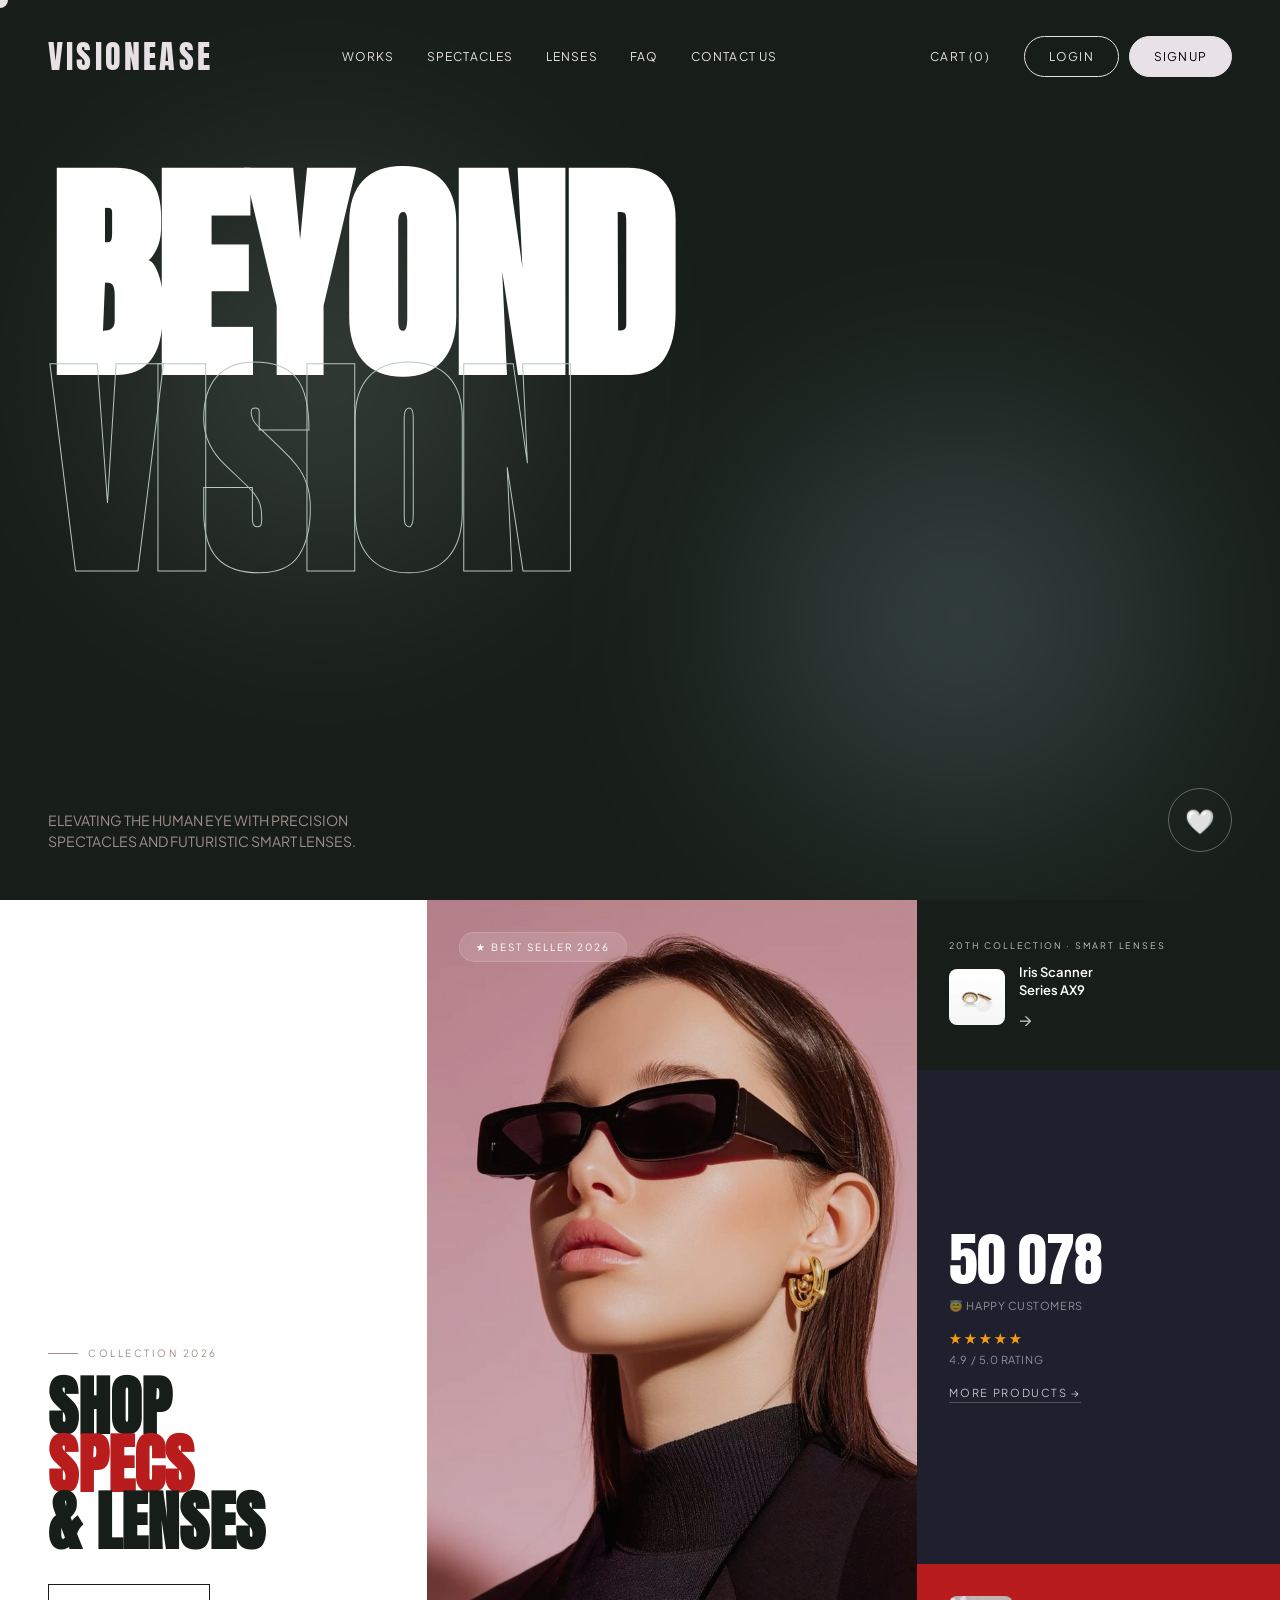
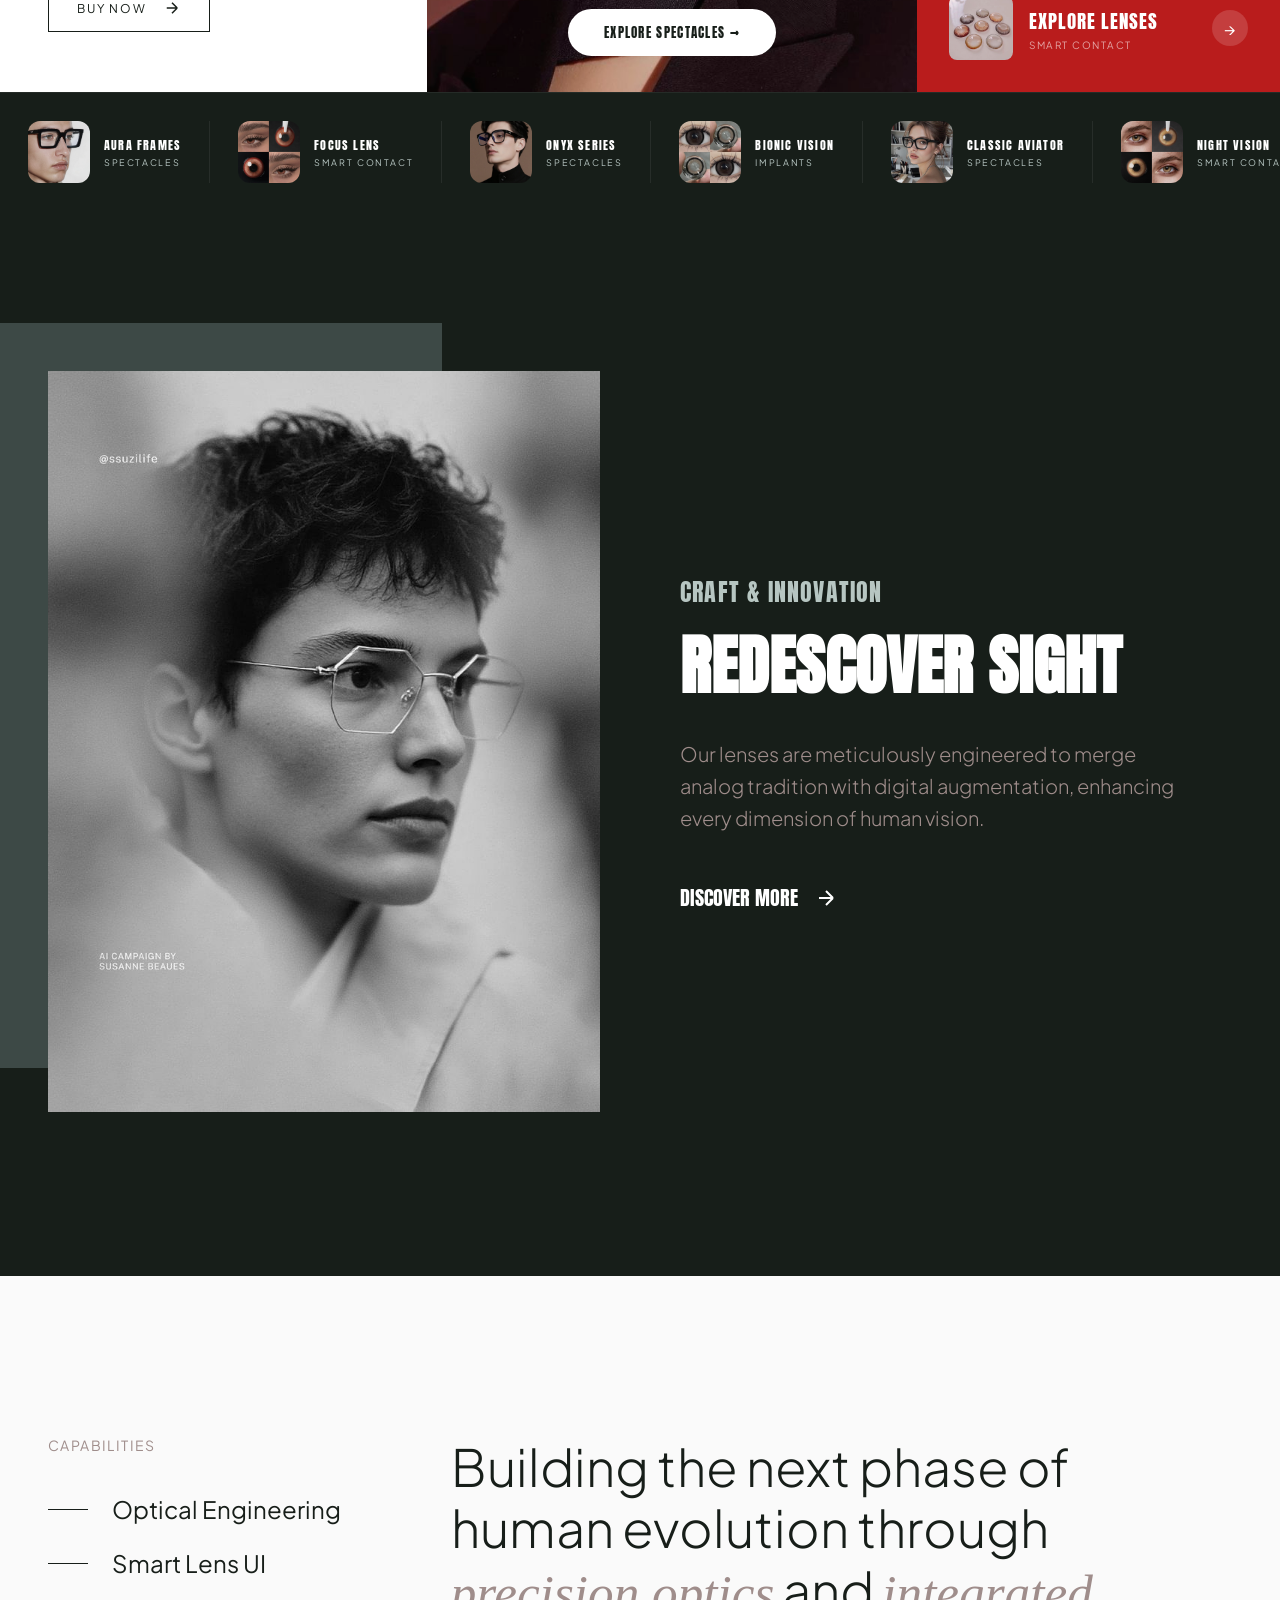
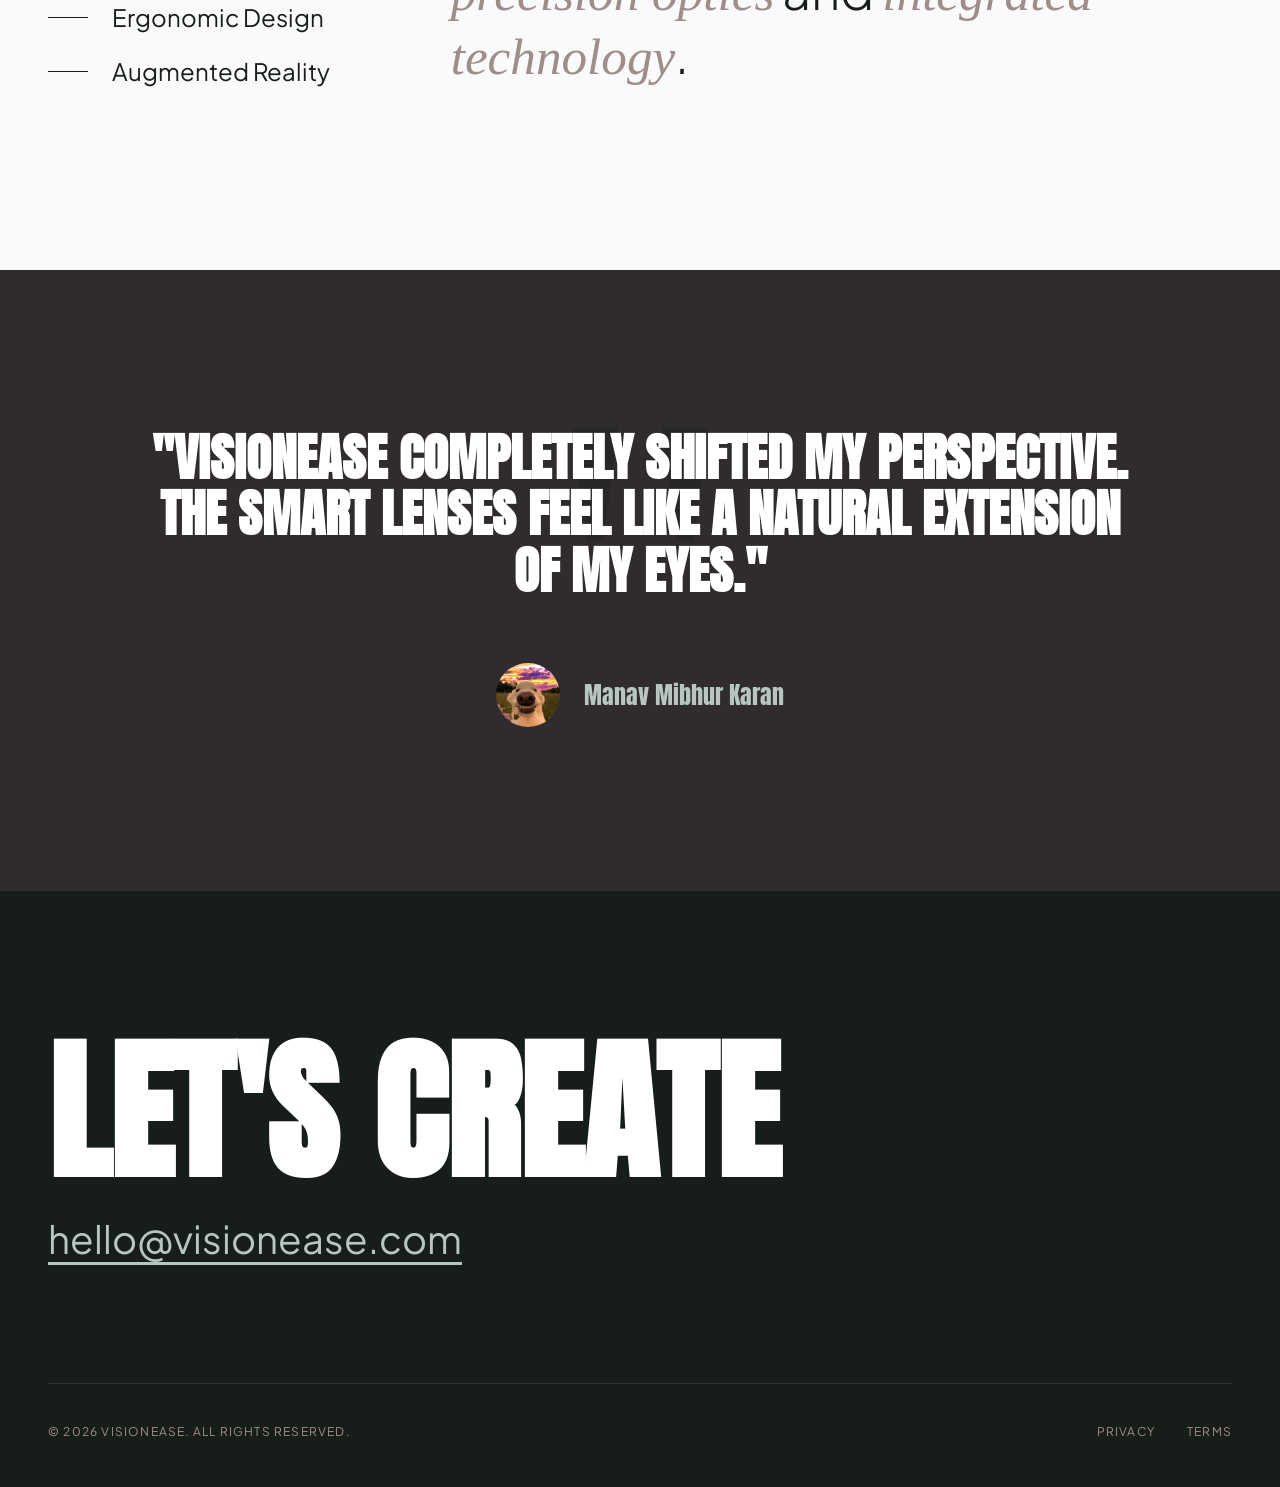
<file: index.html>
<!DOCTYPE html>
<html lang="en">
<head>
  <meta charset="UTF-8">
  <meta name="viewport" content="width=device-width, initial-scale=1.0">
  <title>VisionEase | Premium Eyewear</title>
  <meta name="description" content="VisionEase - Spectacles, smart lenses, and the human eye.">
  <link rel="preconnect" href="https://fonts.googleapis.com">
  <link rel="preconnect" href="https://fonts.gstatic.com" crossorigin>
  <link href="https://fonts.googleapis.com/css2?family=Anton&family=Plus+Jakarta+Sans:ital,wght@0,300;0,400;0,600;1,300;1,400&display=swap" rel="stylesheet">
  <link rel="stylesheet" href="style.css">
  <link rel="icon" href="favicon copy.png"> 
</head>
<body>

  <!-- Navigation -->
  <nav class="nav">
    <div class="nav-logo"><a href="index.html">VISIONEASE</a></div>
    <div class="nav-links">
      <a href="index.html">Works</a>
      <a href="spectacles.html">Spectacles</a>
      <a href="lenses.html">Lenses</a>
      <a href="faq.html">FAQ</a>
      <a href="contact.html">Contact Us</a>
    </div>
    <div style="display: flex; gap: 10px; align-items: center;">
      <a href="cart.html" class="nav-btn" style="border:none;">CART (0)</a>
      <a href="login.html" class="nav-btn">LOGIN</a>
      <a href="signup.html" class="nav-btn" style="background:var(--white); color:var(--navy);">SIGNUP</a>
    </div>
  </nav>

  <!-- Hero Section -->
  <section class="hero hover-trigger">
    <video autoplay muted loop playsinline class="hero-video">
      <source src="videos copy/mainspecs1.mp4" type="video/mp4">
    </video>
    <div class="hero-overlay"></div>
    
    <!-- Ambient Orbs -->
    <div class="orb orb-sage"></div>
    <div class="orb orb-softblue"></div>

    <div class="hero-content">
      <h1 class="hero-title reveal">
        <span class="block">BEYOND</span>
        <span class="block text-outline">VISION</span>
      </h1>
      <div class="hero-bottom reveal">
        <p class="hero-desc">Elevating the human eye with precision spectacles and futuristic smart lenses.</p>
        <div class="bounce-arrow">
         🤍
        </div>
      </div>
    </div>
  </section>

  <!-- ===== EDITORIAL SHOWCASE + TICKER ===== -->

  <section id="portfolio" class="editorial-showcase">

    <!-- Top asymmetric grid -->
    <div class="editorial-top">

      <!-- Left: bold text -->
      <div class="ed-left">
        <span class="ed-eyebrow">Collection 2026</span>
        <h2 class="ed-title">
          SHOP<br>
          <span class="red">SPECS</span><br>
          &amp; LENSES
        </h2>
        <a href="spectacles.html" class="ed-shop-btn">
          BUY NOW
          <svg width="18" height="18" viewBox="0 0 24 24" fill="none" stroke="currentColor" stroke-width="2">
            <path d="M5 12h14m0 0l-7-7m7 7l-7 7"/>
          </svg>
        </a>
      </div>

      <!-- Center: large hero product -->
      <div class="ed-center">
        <img src="images copy/specs7.jpg" alt="VisionEase Hero Product">
        <span class="ed-center-label">★ Best Seller 2026</span>
        <a href="spectacles.html" class="ed-center-cta">EXPLORE SPECTACLES →</a>
      </div>

      <!-- Right: info panels -->
      <div class="ed-right">

        <!-- Top-right: featured lens -->
        <div class="ed-right-top">
          <div class="er-tag">20TH COLLECTION · SMART LENSES</div>
          <a href="lenses.html" class="er-featured-wrap">
            <img src="images copy/lens4.jpg" alt="Iris Scanner" class="er-featured-img">
            <div>
              <div class="er-featured-title">Iris Scanner<br>Series AX9</div>
              <span class="er-arrow">→</span>
            </div>
          </a>
        </div>

        <!-- Mid-right: stats -->
        <div class="ed-right-bottom">
          <div class="ed-stat-big">50 078</div>
          <div class="ed-stat-meta">
            <span class="ed-stat-meta-item">
              
             😇 HAPPY CUSTOMERS
            </span>
          </div>
          <div class="ed-stars">
            <div class="ed-star"></div>
            <div class="ed-star"></div>
            <div class="ed-star"></div>
            <div class="ed-star"></div>
            <div class="ed-star"></div>
          </div>
          <div style="font-size:11px;color:rgba(255,255,255,0.5);margin: 8px 0 20px; letter-spacing:0.05em;">4.9 / 5.0 RATING</div>
          <a href="lenses.html" class="ed-more-link">MORE PRODUCTS →</a>
        </div>

        <!-- Bottom-right: lens card -->
        <a href="lenses.html" class="ed-right-lens">
          <img src="images copy/lens6.jpg" alt="HUD Pro">
          <div>
            <div class="ed-right-lens-title">EXPLORE LENSES</div>
            <div class="ed-right-lens-sub">Smart Contact</div>
          </div>
          <div class="ed-lens-arrow">→</div>
        </a>

      </div>
    </div>

    <!-- Infinite image ticker -->
    <div class="ed-ticker">
      <div class="ed-ticker-track">
        <!-- Set A -->
        <div class="ed-ticker-item">
          <img src="images copy/specs1.jpg" class="ed-ticker-img" alt="Aura Frames">
          <div><div class="ed-ticker-name">AURA FRAMES</div><div class="ed-ticker-cat">Spectacles</div></div>
        </div>
        <div class="ed-ticker-item">
          <img src="images copy/lens1.jpg" class="ed-ticker-img" alt="Focus Lens">
          <div><div class="ed-ticker-name">FOCUS LENS</div><div class="ed-ticker-cat">Smart Contact</div></div>
        </div>
        <div class="ed-ticker-item">
          <img src="images copy/specs2.jpg" class="ed-ticker-img" alt="Onyx Series">
          <div><div class="ed-ticker-name">ONYX SERIES</div><div class="ed-ticker-cat">Spectacles</div></div>
        </div>
        <div class="ed-ticker-item">
          <img src="images copy/lens2.jpg" class="ed-ticker-img" alt="Bionic Vision">
          <div><div class="ed-ticker-name">BIONIC VISION</div><div class="ed-ticker-cat">Implants</div></div>
        </div>
        <div class="ed-ticker-item">
          <img src="images copy/specs3.jpg" class="ed-ticker-img" alt="Classic Aviator">
          <div><div class="ed-ticker-name">CLASSIC AVIATOR</div><div class="ed-ticker-cat">Spectacles</div></div>
        </div>
        <div class="ed-ticker-item">
          <img src="images copy/lens3.jpg" class="ed-ticker-img" alt="Night Vision">
          <div><div class="ed-ticker-name">NIGHT VISION</div><div class="ed-ticker-cat">Smart Contact</div></div>
        </div>
        <div class="ed-ticker-item">
          <img src="images copy/specs4.jpg" class="ed-ticker-img" alt="Retro Round">
          <div><div class="ed-ticker-name">RETRO ROUND</div><div class="ed-ticker-cat">Spectacles</div></div>
        </div>
        <div class="ed-ticker-item">
          <img src="images copy/lens4.jpg" class="ed-ticker-img" alt="Iris Scanner">
          <div><div class="ed-ticker-name">IRIS SCANNER</div><div class="ed-ticker-cat">AR Lens</div></div>
        </div>
        <div class="ed-ticker-item">
          <img src="images copy/specs5.jpg" class="ed-ticker-img" alt="Carbon Fibre XL">
          <div><div class="ed-ticker-name">CARBON FIBRE XL</div><div class="ed-ticker-cat">Spectacles</div></div>
        </div>
        <div class="ed-ticker-item">
          <img src="images copy/lens5.jpg" class="ed-ticker-img" alt="Solar Flare">
          <div><div class="ed-ticker-name">SOLAR FLARE</div><div class="ed-ticker-cat">Smart Lens</div></div>
        </div>
        <div class="ed-ticker-item">
          <img src="images copy/specs6.jpg" class="ed-ticker-img" alt="Titanium Edge">
          <div><div class="ed-ticker-name">TITANIUM EDGE</div><div class="ed-ticker-cat">Spectacles</div></div>
        </div>
        <div class="ed-ticker-item">
          <img src="images copy/lens6.jpg" class="ed-ticker-img" alt="HUD Pro">
          <div><div class="ed-ticker-name">HUD PRO</div><div class="ed-ticker-cat">Smart Contact</div></div>
        </div>
        <!-- Set B (duplicate for seamless loop) -->
        <div class="ed-ticker-item">
          <img src="images copy/specs1.jpg" class="ed-ticker-img" alt="Aura Frames">
          <div><div class="ed-ticker-name">AURA FRAMES</div><div class="ed-ticker-cat">Spectacles</div></div>
        </div>
        <div class="ed-ticker-item">
          <img src="images copy/lens1.jpg" class="ed-ticker-img" alt="Focus Lens">
          <div><div class="ed-ticker-name">FOCUS LENS</div><div class="ed-ticker-cat">Smart Contact</div></div>
        </div>
        <div class="ed-ticker-item">
          <img src="images copy/specs2.jpg" class="ed-ticker-img" alt="Onyx Series">
          <div><div class="ed-ticker-name">ONYX SERIES</div><div class="ed-ticker-cat">Spectacles</div></div>
        </div>
        <div class="ed-ticker-item">
          <img src="images copy/lens2.jpg" class="ed-ticker-img" alt="Bionic Vision">
          <div><div class="ed-ticker-name">BIONIC VISION</div><div class="ed-ticker-cat">Implants</div></div>
        </div>
        <div class="ed-ticker-item">
          <img src="images copy/specs3.jpg" class="ed-ticker-img" alt="Classic Aviator">
          <div><div class="ed-ticker-name">CLASSIC AVIATOR</div><div class="ed-ticker-cat">Spectacles</div></div>
        </div>
        <div class="ed-ticker-item">
          <img src="images copy/lens3.jpg" class="ed-ticker-img" alt="Night Vision">
          <div><div class="ed-ticker-name">NIGHT VISION</div><div class="ed-ticker-cat">Smart Contact</div></div>
        </div>
        <div class="ed-ticker-item">
          <img src="images copy/specs4.jpg" class="ed-ticker-img" alt="Retro Round">
          <div><div class="ed-ticker-name">RETRO ROUND</div><div class="ed-ticker-cat">Spectacles</div></div>
        </div>
        <div class="ed-ticker-item">
          <img src="images copy/lens4.jpg" class="ed-ticker-img" alt="Iris Scanner">
          <div><div class="ed-ticker-name">IRIS SCANNER</div><div class="ed-ticker-cat">AR Lens</div></div>
        </div>
        <div class="ed-ticker-item">
          <img src="images copy/specs5.jpg" class="ed-ticker-img" alt="Carbon Fibre XL">
          <div><div class="ed-ticker-name">CARBON FIBRE XL</div><div class="ed-ticker-cat">Spectacles</div></div>
        </div>
        <div class="ed-ticker-item">
          <img src="images copy/lens5.jpg" class="ed-ticker-img" alt="Solar Flare">
          <div><div class="ed-ticker-name">SOLAR FLARE</div><div class="ed-ticker-cat">Smart Lens</div></div>
        </div>
        <div class="ed-ticker-item">
          <img src="images copy/specs6.jpg" class="ed-ticker-img" alt="Titanium Edge">
          <div><div class="ed-ticker-name">TITANIUM EDGE</div><div class="ed-ticker-cat">Spectacles</div></div>
        </div>
        <div class="ed-ticker-item">
          <img src="images copy/lens6.jpg" class="ed-ticker-img" alt="HUD Pro">
          <div><div class="ed-ticker-name">HUD PRO</div><div class="ed-ticker-cat">Smart Contact</div></div>
        </div>
      </div>
    </div>

  </section>

  <!-- Featured Asymmetric Section -->
  <section id="about" class="featured">
    <div class="feat-left reveal">
      <div class="cyan-square"></div>
      <img src="images copy/specs5.jpg" alt="Featured Glasses" class="grayscale">
    </div>
    <div class="feat-right reveal">
      <span class="feat-label">CRAFT & INNOVATION</span>
      <h2 class="feat-title">REDESCOVER SIGHT</h2>
      <p class="feat-text">Our lenses are meticulously engineered to merge analog tradition with digital augmentation, enhancing every dimension of human vision.</p>
      <a href="#" class="arrow-link">
        DISCOVER MORE 
        <svg width="24" height="24" viewBox="0 0 24 24" fill="none" stroke="currentColor" stroke-width="2"><path d="M5 12h14m0 0l-7-7m7 7l-7 7"/></svg>
      </a>
    </div>
  </section>

  <!-- Capabilities Section -->
  <section id="capabilities" class="capabilities">
    <div class="cap-grid">
      <div class="cap-left reveal">
        <span class="cap-label">CAPABILITIES</span>
        <ul class="cap-list">
          <li>Optical Engineering</li>
          <li>Smart Lens UI</li>
          <li>Ergonomic Design</li>
          <li>Augmented Reality</li>
        </ul>
      </div>
      <div class="cap-right reveal">
        <h2 class="cap-title">Building the next phase of human evolution through <i>precision optics</i> and <i>integrated technology</i>.</h2>
      </div>
    </div>
  </section>

  <!-- Testimonial Carousel -->
  <section class="testimonial">
    <div class="bg-quote">"</div>
    <div class="testimo-content reveal">
      <h2 class="testimo-quote">"VISIONEASE COMPLETELY SHIFTED MY PERSPECTIVE. THE SMART LENSES FEEL LIKE A NATURAL EXTENSION OF MY EYES."</h2>
      <div class="testimo-bio">
        <img src="logo.jpg" alt="Avatar" class="avatar">
        <span class="testimo-name">Manav Mibhur Karan</span>
      </div>
    </div>
  </section>

  <!-- Footer -->
  <footer id="contact" class="footer">
    <div class="footer-top reveal">
      <h2 class="foot-title">LET'S CREATE</h2>
      <a href="mailto:hello@visionease.com" class="foot-email">hello@visionease.com</a>
    </div>
    <div class="footer-bottom">
      <div class="copyright">© 2026 VISIONEASE. ALL RIGHTS RESERVED.</div>
      <div class="legal-links">
        <a href="#">PRIVACY</a>
        <a href="#">TERMS</a>
      </div>
    </div>
  </footer>

  <div class="custom-cursor"></div>
  <script src="script.js"></script>
</body>
</html>
</file>
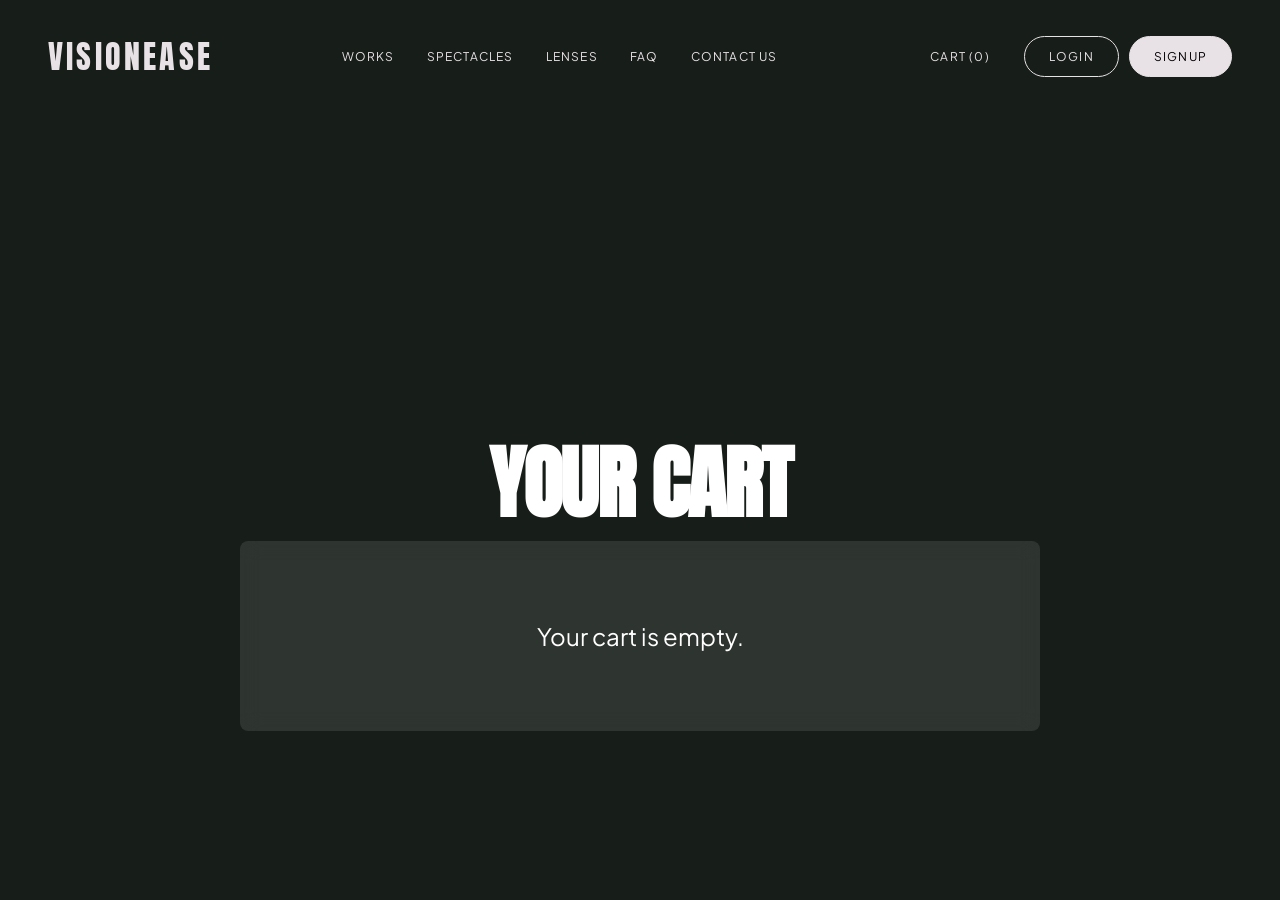
<file: cart.html>
<!DOCTYPE html>
<html lang="en">
<head>
  <meta charset="UTF-8">
  <meta name="viewport" content="width=device-width, initial-scale=1.0">
  <title>Cart | VisionEase</title>
  <link href="https://fonts.googleapis.com/css2?family=Anton&family=Plus+Jakarta+Sans:wght@300;400;600&display=swap" rel="stylesheet">
  <link rel="stylesheet" href="style.css">
</head>
<body>
  <nav class="nav">
    <div class="nav-logo"><a href="index.html">VISIONEASE</a></div>
    <div class="nav-links">
      <a href="index.html">Works</a>
      <a href="spectacles.html">Spectacles</a>
      <a href="lenses.html">Lenses</a>
      <a href="faq.html">FAQ</a>
      <a href="contact.html">Contact Us</a>
    </div>
    <div style="display: flex; gap: 10px; align-items: center;">
      <a href="cart.html" class="nav-btn" style="border:none;">CART (2)</a>
      <a href="login.html" class="nav-btn">LOGIN</a>
      <a href="signup.html" class="nav-btn" style="background:var(--white); color:var(--navy);">SIGNUP</a>
    </div>
  </nav>

  <section class="hero hover-trigger">
    <video autoplay muted loop playsinline class="hero-video">
      <source src="videos copy/specs2.mp4" type="video/mp4">
    </video>
    <div class="hero-overlay"></div>
    <div class="hero-content" style="align-items: center; justify-content: center; padding-top: 100px;">
      <h1 class="hero-title reveal" style="font-size: 5rem; margin-bottom: 24px;">YOUR CART</h1>
      
      <!-- Activated Cart Logic via JS -->
      <div class="reveal" style="width: 100%; max-width: 800px; background: rgba(255,255,255,0.1); backdrop-filter: blur(10px); padding: 40px; border-radius: 8px; text-align: left;">
        
        <div id="cart-items-container">
            <!-- Items injected by script.js -->
        </div>
        
        <div id="cart-total-container">
            <div style="display: flex; justify-content: space-between; font-family: var(--font-anton); font-size: 2rem; margin-top: 30px; letter-spacing: 0.05em;">
              <span>TOTAL:</span>
              <span id="cart-total-amount">₹0.00</span>
            </div>
            
            <div style="margin-top: 40px; text-align: right;">
              <a href="#" class="nav-btn" style="background:var(--white); color:var(--navy); padding: 16px 32px; font-weight:600; font-size: 1rem; border: none; cursor: pointer; display: inline-block;">CHECKOUT</a>
            </div>
        </div>
      </div>
      
    </div>
  </section>
  <script src="script.js"></script>
</body>
</html>
</file>
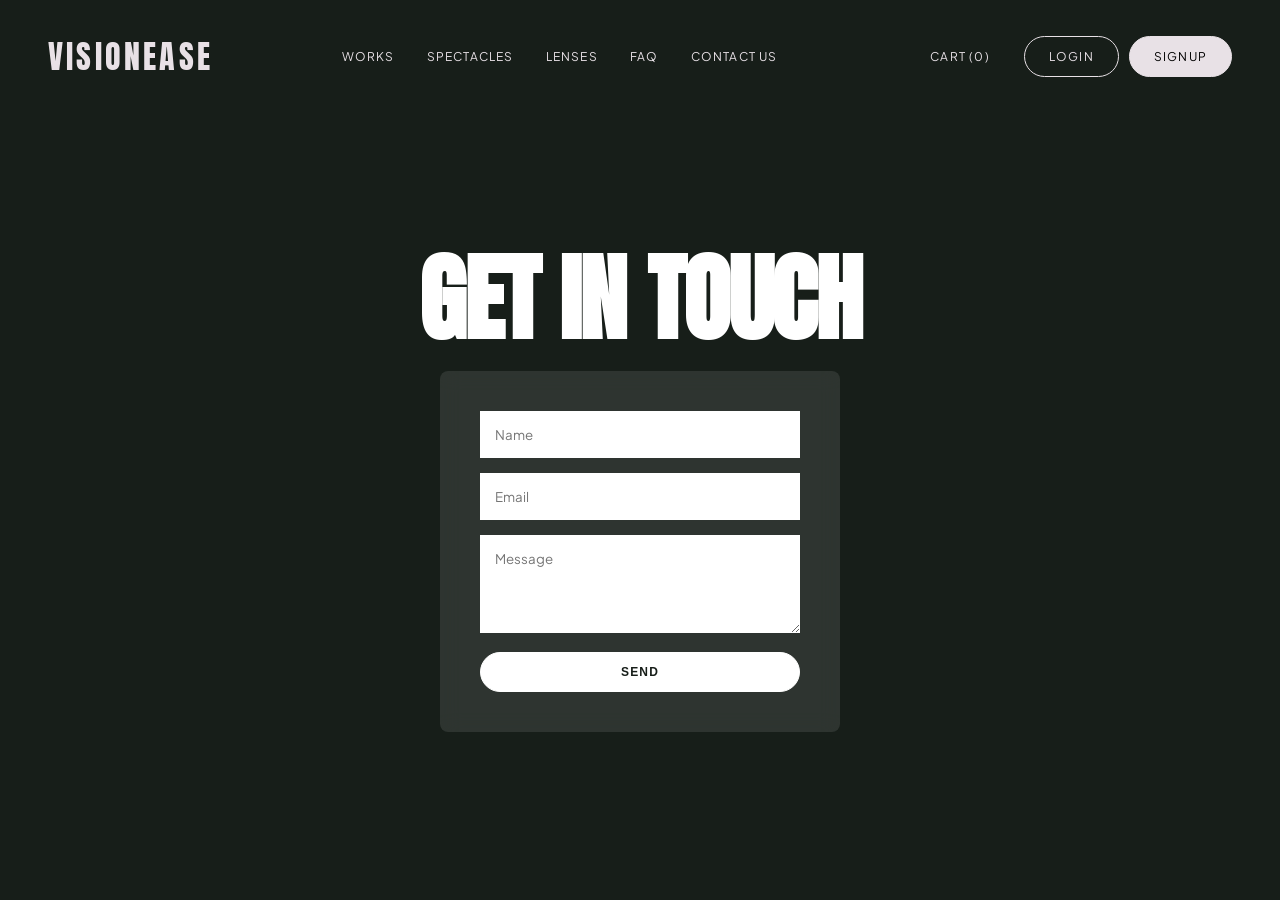
<file: contact.html>
<!DOCTYPE html>
<html lang="en">
<head>
  <meta charset="UTF-8">
  <meta name="viewport" content="width=device-width, initial-scale=1.0">
  <title>Contact Us | VisionEase</title>
  <link href="https://fonts.googleapis.com/css2?family=Anton&family=Plus+Jakarta+Sans:wght@300;400;600&display=swap" rel="stylesheet">
  <link rel="stylesheet" href="style.css">
</head>
<body>
  <nav class="nav">
    <div class="nav-logo"><a href="index.html">VISIONEASE</a></div>
    <div class="nav-links">
      <a href="index.html">Works</a>
      <a href="spectacles.html">Spectacles</a>
      <a href="lenses.html">Lenses</a>
      <a href="faq.html">FAQ</a>
      <a href="contact.html">Contact Us</a>
    </div>
    <div style="display: flex; gap: 10px; align-items: center;">
      <a href="cart.html" class="nav-btn" style="border:none;">CART (0)</a>
      <a href="login.html" class="nav-btn">LOGIN</a>
      <a href="signup.html" class="nav-btn" style="background:var(--white); color:var(--navy);">SIGNUP</a>
    </div>
  </nav>

  <section class="hero hover-trigger">
    <video autoplay muted loop playsinline class="hero-video">
      <source src="videos copy/specs2.mp4" type="video/mp4">
    </video>
    <div class="hero-overlay"></div>
    <div class="hero-content" style="align-items: center; justify-content: center;">
      <h1 class="hero-title reveal" style="font-size: 6rem; margin-top: 10vh;">GET IN TOUCH</h1>
      <div class="reveal" style="width: 100%; max-width: 400px; background: rgba(255,255,255,0.1); backdrop-filter: blur(10px); padding: 40px; border-radius: 8px; margin-top: 32px;">
        <input type="text" placeholder="Name" style="width:100%; padding:15px; margin-bottom:15px; border:none; background:#fff; font-family:inherit;">
        <input type="email" placeholder="Email" style="width:100%; padding:15px; margin-bottom:15px; border:none; background:#fff; font-family:inherit;">
        <textarea placeholder="Message" rows="4" style="width:100%; padding:15px; margin-bottom:15px; border:none; background:#fff; font-family:inherit;"></textarea>
        <button class="nav-btn" style="width:100%; background:var(--white); color:var(--navy); font-weight:600; cursor:pointer;">SEND</button>
      </div>
    </div>
  </section>
  <script src="script.js"></script>
</body>
</html>
</file>
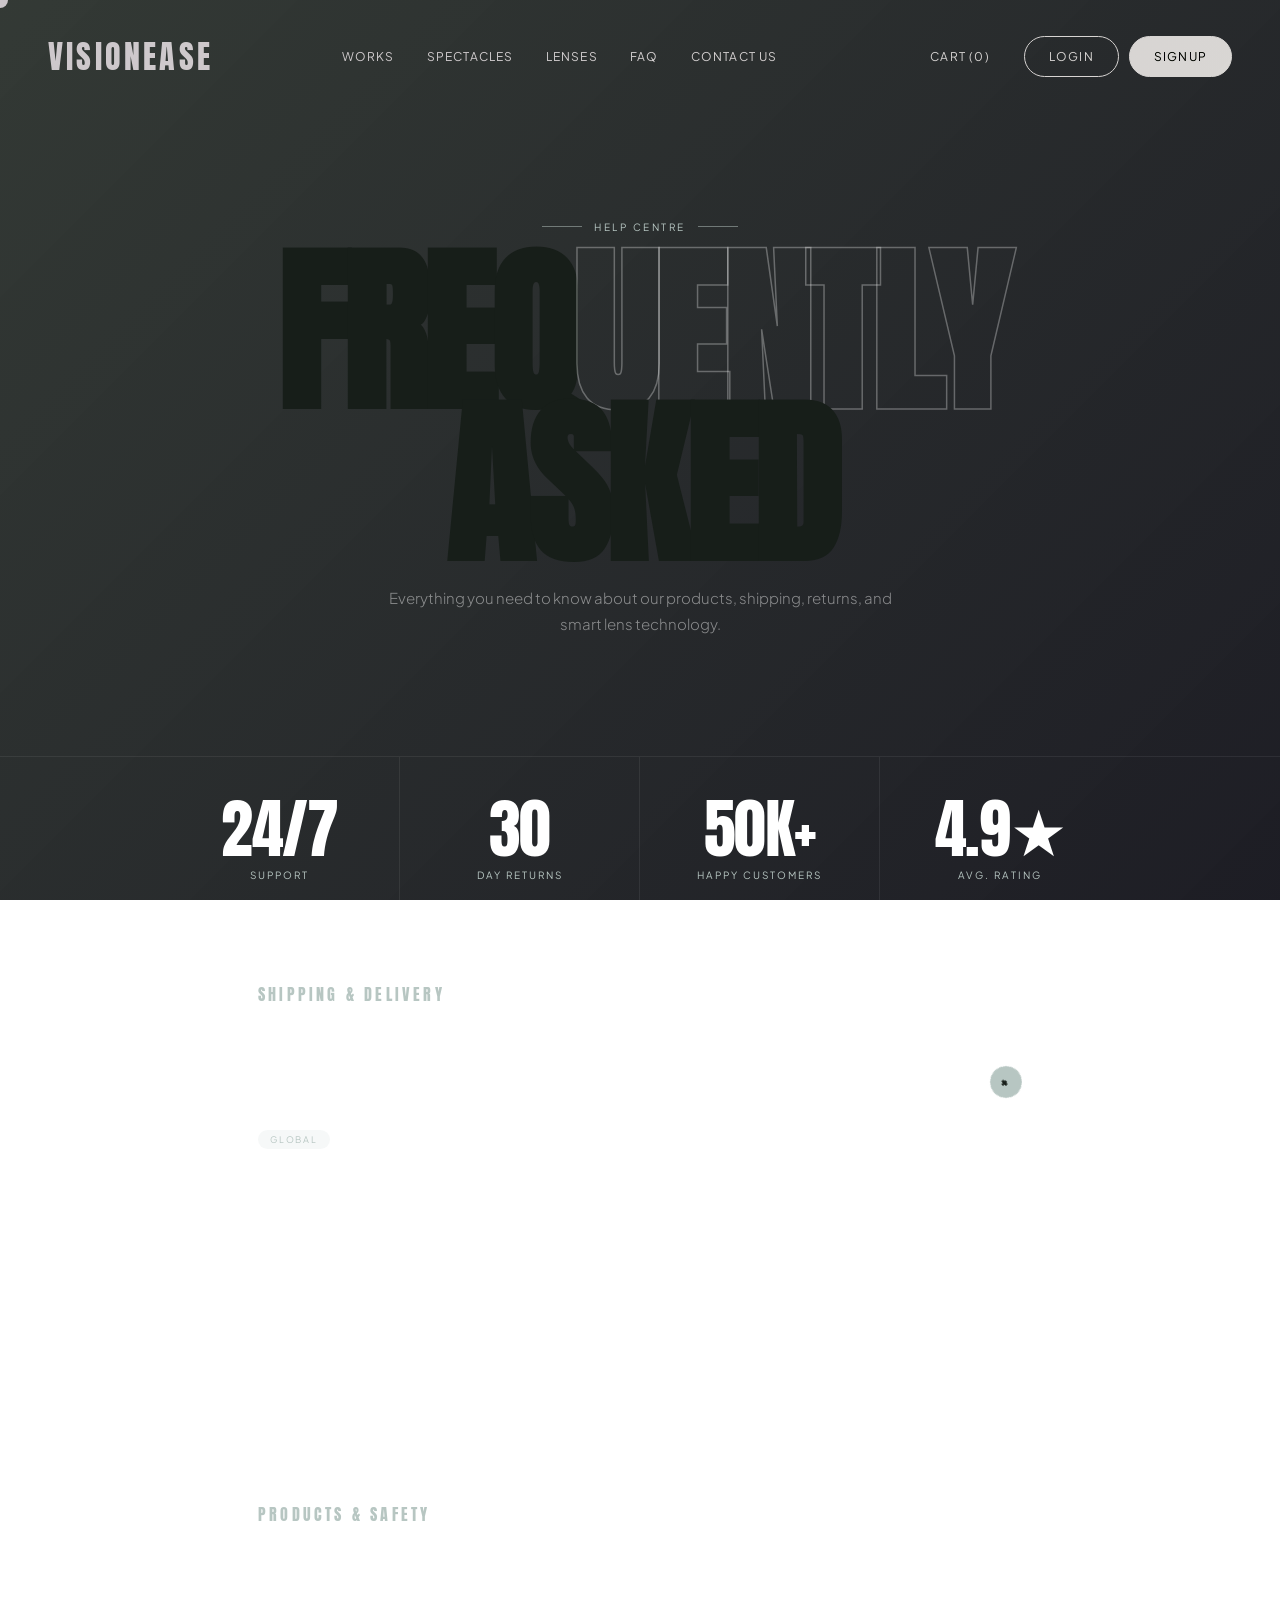
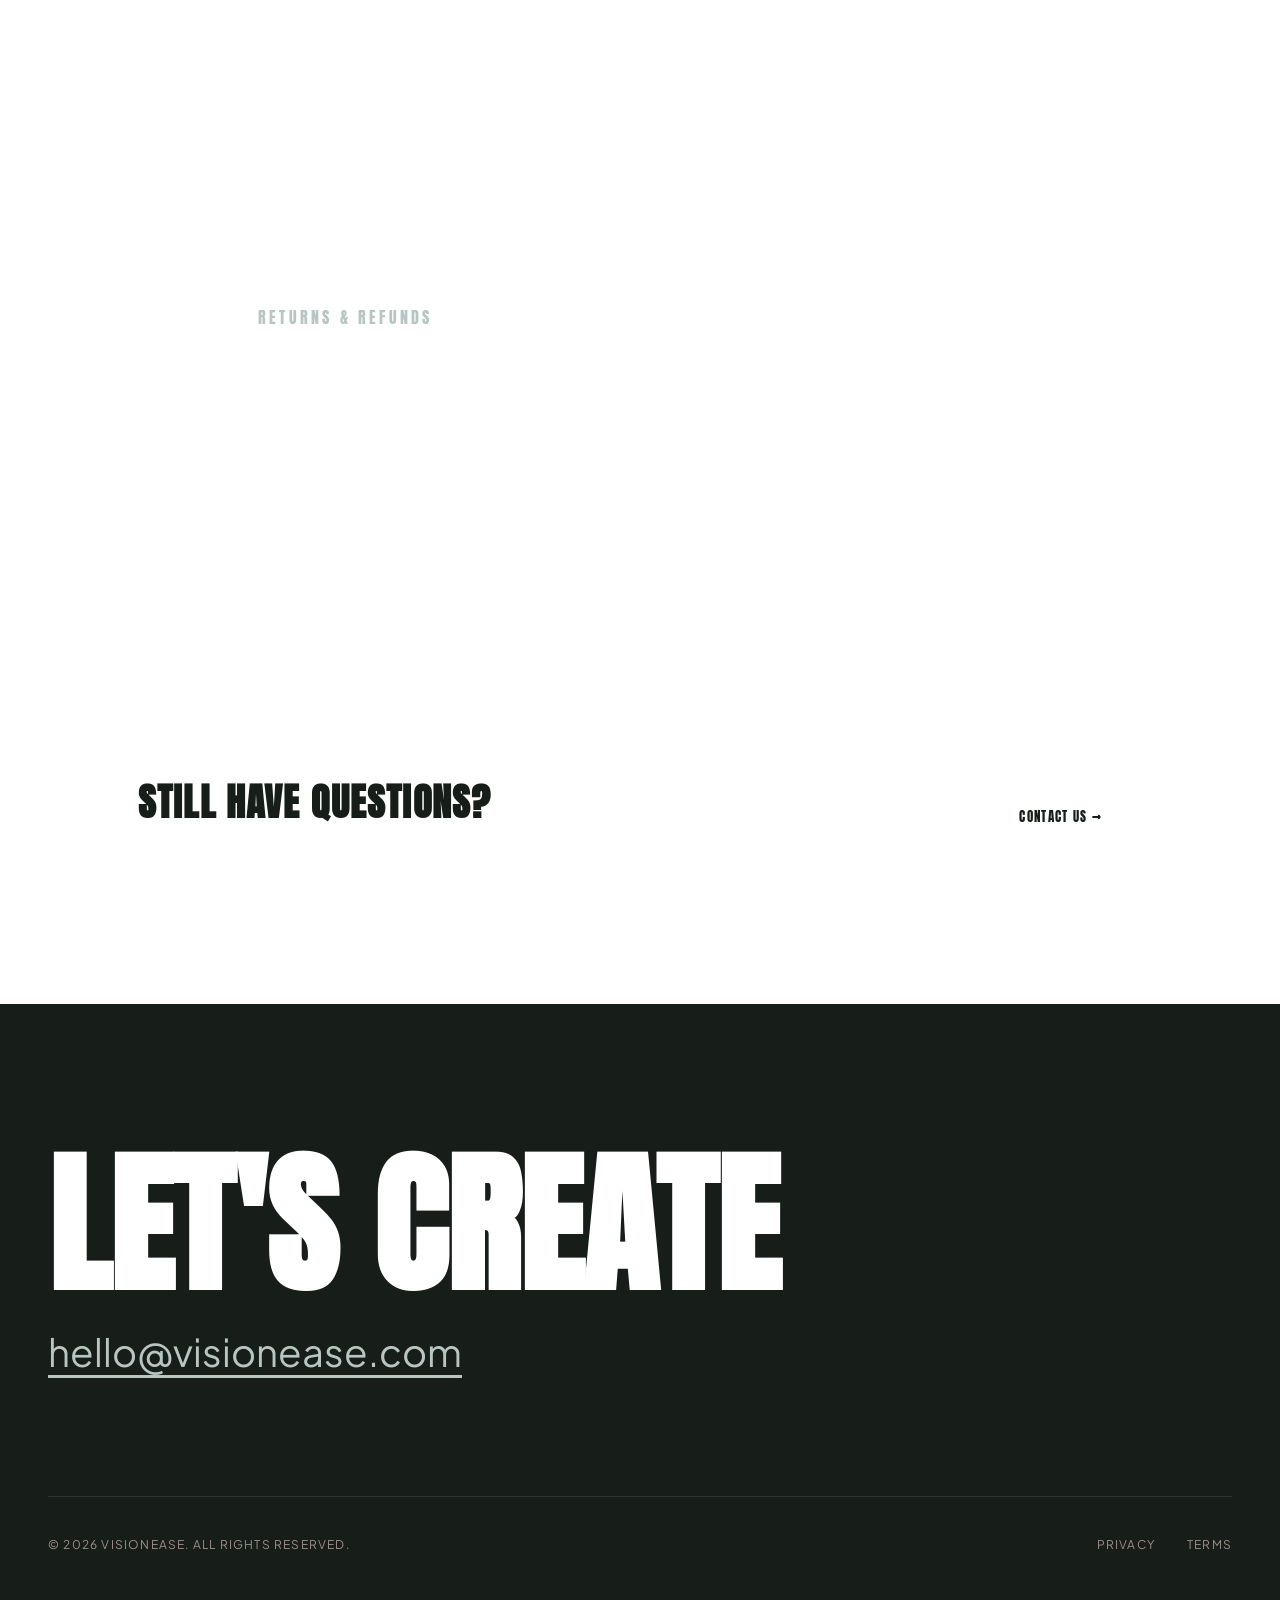
<file: faq.html>
<!DOCTYPE html>
<html lang="en">
<head>
  <meta charset="UTF-8">
  <meta name="viewport" content="width=device-width, initial-scale=1.0">
  <title>FAQ | VisionEase</title>
  <meta name="description" content="Frequently asked questions about VisionEase spectacles and smart lenses.">
  <link href="https://fonts.googleapis.com/css2?family=Anton&family=Plus+Jakarta+Sans:wght@300;400;600&display=swap" rel="stylesheet">
  <link rel="stylesheet" href="style.css">
  <style>
    /* ===== FAQ PAGE ===== */

    /* Fullscreen video background wrapper */
    .faq-page {
      position: relative;
      min-height: 100vh;
      color: #fff;
      background: var(--navy);
    }
    .faq-bg-video {
      position: fixed;
      top: 0; left: 0;
      width: 100%; height: 100%;
      object-fit: cover;
      z-index: 0;
      opacity: 0.22;
      pointer-events: none;
    }
    .faq-bg-overlay {
      position: fixed;
      inset: 0;
      background: linear-gradient(135deg, rgba(23,30,25,0.88) 0%, rgba(10,10,18,0.92) 100%);
      z-index: 1;
      pointer-events: none;
    }

    /* All content above the video */
    .faq-content-wrap {
      position: relative;
      z-index: 10;
      padding-top: 130px;
    }

    /* ---- HERO HEADER ---- */
    .faq-hero {
      text-align: center;
      padding: 80px 48px 60px;
    }
    .faq-hero-eyebrow {
      display: inline-flex;
      align-items: center;
      gap: 12px;
      font-size: 10px;
      letter-spacing: 0.25em;
      text-transform: uppercase;
      color: var(--sage);
      margin-bottom: 24px;
    }
    .faq-hero-eyebrow::before,
    .faq-hero-eyebrow::after {
      content: '';
      width: 40px;
      height: 1px;
      background: var(--sage);
      opacity: 0.5;
    }
    .faq-hero-title {
      font-family: var(--font-anton);
      font-size: clamp(5rem, 14vw, 14rem);
      line-height: 0.85;
      text-transform: uppercase;
      letter-spacing: -0.03em;
      margin-bottom: 24px;
    }
    .faq-hero-title .outline {
      -webkit-text-stroke: 1.5px rgba(255,255,255,0.3);
      color: transparent;
    }
    .faq-hero-sub {
      font-size: 15px;
      line-height: 1.7;
      color: rgba(255,255,255,0.45);
      max-width: 540px;
      margin: 0 auto;
      font-weight: 300;
    }

    /* ---- STATS BAR ---- */
    .faq-stats {
      display: flex;
      justify-content: center;
      gap: 0;
      border-top: 1px solid rgba(255,255,255,0.07);
      border-bottom: 1px solid rgba(255,255,255,0.07);
      margin: 60px 0;
    }
    .faq-stat {
      flex: 1;
      max-width: 240px;
      text-align: center;
      padding: 40px 24px;
      border-right: 1px solid rgba(255,255,255,0.07);
    }
    .faq-stat:last-child { border-right: none; }
    .faq-stat-num {
      font-family: var(--font-anton);
      font-size: clamp(2.5rem, 5vw, 4rem);
      color: #fff;
      letter-spacing: -0.02em;
      line-height: 1;
    }
    .faq-stat-label {
      font-size: 10px;
      letter-spacing: 0.2em;
      text-transform: uppercase;
      color: var(--sage);
      margin-top: 8px;
    }

    /* ---- ACCORDION FAQ ---- */
    .faq-section {
      max-width: 860px;
      margin: 0 auto;
      padding: 0 48px 80px;
    }
    .faq-section-title {
      font-family: var(--font-anton);
      font-size: 1rem;
      letter-spacing: 0.2em;
      text-transform: uppercase;
      color: var(--sage);
      margin-bottom: 32px;
      display: flex;
      align-items: center;
      gap: 16px;
    }
    .faq-section-title::after {
      content: '';
      flex: 1;
      height: 1px;
      background: rgba(255,255,255,0.1);
    }

    .faq-item {
      border-bottom: 1px solid rgba(255,255,255,0.08);
      overflow: hidden;
    }
    .faq-question {
      width: 100%;
      background: none;
      border: none;
      color: #fff;
      font-family: var(--font-anton);
      font-size: clamp(1rem, 2vw, 1.35rem);
      letter-spacing: 0.04em;
      text-transform: uppercase;
      text-align: left;
      padding: 28px 0;
      cursor: pointer;
      display: flex;
      justify-content: space-between;
      align-items: center;
      gap: 24px;
      transition: color 0.3s;
    }
    .faq-question:hover { color: var(--sage); }
    .faq-icon {
      width: 32px;
      height: 32px;
      border-radius: 50%;
      border: 1px solid rgba(255,255,255,0.2);
      display: flex;
      align-items: center;
      justify-content: center;
      flex-shrink: 0;
      font-size: 20px;
      line-height: 1;
      transition: background 0.3s, border-color 0.3s, transform 0.4s ease;
    }
    .faq-item.open .faq-icon {
      background: var(--sage);
      border-color: var(--sage);
      color: var(--navy);
      transform: rotate(45deg);
    }
    .faq-answer {
      max-height: 0;
      overflow: hidden;
      transition: max-height 0.5s cubic-bezier(0.16,1,0.3,1), padding 0.4s ease;
      padding: 0 0;
    }
    .faq-item.open .faq-answer {
      max-height: 300px;
      padding-bottom: 28px;
    }
    .faq-answer p {
      color: rgba(255,255,255,0.5);
      font-weight: 300;
      font-size: 15px;
      line-height: 1.8;
      max-width: 680px;
    }
    .faq-answer .tag {
      display: inline-block;
      background: rgba(183,198,194,0.12);
      color: var(--sage);
      font-size: 9px;
      letter-spacing: 0.2em;
      text-transform: uppercase;
      padding: 4px 12px;
      border-radius: 999px;
      margin-bottom: 12px;
    }

    /* ---- CONTACT CTA STRIP ---- */
    .faq-cta {
      background: rgba(255,255,255,0.04);
      border-top: 1px solid rgba(255,255,255,0.07);
      border-bottom: 1px solid rgba(255,255,255,0.07);
      padding: 64px 48px;
      display: flex;
      align-items: center;
      justify-content: space-between;
      gap: 40px;
      max-width: 1100px;
      margin: 0 auto 80px;
      border-radius: 16px;
    }
    .faq-cta-text h3 {
      font-family: var(--font-anton);
      font-size: clamp(1.5rem, 3vw, 2.5rem);
      letter-spacing: 0.03em;
      text-transform: uppercase;
      margin-bottom: 10px;
    }
    .faq-cta-text p {
      color: rgba(255,255,255,0.4);
      font-size: 14px;
      font-weight: 300;
    }
    .faq-cta-btn {
      display: inline-flex;
      align-items: center;
      gap: 12px;
      background: #fff;
      color: var(--navy);
      font-family: var(--font-anton);
      font-size: 13px;
      letter-spacing: 0.1em;
      padding: 18px 40px;
      border-radius: 999px;
      white-space: nowrap;
      flex-shrink: 0;
      transition: background 0.3s, transform 0.3s;
    }
    .faq-cta-btn:hover {
      background: var(--soft-blue);
      transform: translateY(-3px);
    }

    /* ---- FOOTER (same as other pages) ---- */

    @media (max-width: 768px) {
      .faq-hero { padding: 60px 24px 40px; }
      .faq-section { padding: 0 24px 60px; }
      .faq-stats { flex-wrap: wrap; }
      .faq-stat { flex: 1 1 40%; border-right: none; border-bottom: 1px solid rgba(255,255,255,0.07); }
      .faq-cta { flex-direction: column; text-align: center; padding: 40px 24px; margin: 0 24px 60px; }
    }
  </style>
</head>
<body>

  <!-- Navigation -->
  <nav class="nav">
    <div class="nav-logo"><a href="index.html">VISIONEASE</a></div>
    <div class="nav-links">
      <a href="index.html">Works</a>
      <a href="spectacles.html">Spectacles</a>
      <a href="lenses.html">Lenses</a>
      <a href="faq.html">FAQ</a>
      <a href="contact.html">Contact Us</a>
    </div>
    <div style="display: flex; gap: 10px; align-items: center;">
      <a href="cart.html" class="nav-btn" style="border:none;">CART (0)</a>
      <a href="login.html" class="nav-btn">LOGIN</a>
      <a href="signup.html" class="nav-btn" style="background:var(--white); color:var(--navy);">SIGNUP</a>
    </div>
  </nav>

  <!-- Fullscreen background video -->
  <video autoplay muted loop playsinline class="faq-bg-video">
    <source src="videos copy/signup.mp4" type="video/mp4">
  </video>
  <div class="faq-bg-overlay"></div>

  <!-- All page content -->
  <div class="faq-content-wrap">

    <!-- Hero header -->
    <div class="faq-hero reveal">
      <div class="faq-hero-eyebrow">Help Centre</div>
      <h1 class="faq-hero-title">
        FREQ<span class="outline">UENTLY</span><br>ASKED
      </h1>
      <p class="faq-hero-sub">Everything you need to know about our products, shipping, returns, and smart lens technology.</p>
    </div>

    <!-- Stats bar -->
    <div class="faq-stats reveal">
      <div class="faq-stat">
        <div class="faq-stat-num">24/7</div>
        <div class="faq-stat-label">Support</div>
      </div>
      <div class="faq-stat">
        <div class="faq-stat-num">30</div>
        <div class="faq-stat-label">Day Returns</div>
      </div>
      <div class="faq-stat">
        <div class="faq-stat-num">50K+</div>
        <div class="faq-stat-label">Happy Customers</div>
      </div>
      <div class="faq-stat">
        <div class="faq-stat-num">4.9★</div>
        <div class="faq-stat-label">Avg. Rating</div>
      </div>
    </div>

    <!-- FAQ Accordion: Shipping -->
    <div class="faq-section reveal">
      <div class="faq-section-title">Shipping &amp; Delivery</div>

      <div class="faq-item open">
        <button class="faq-question" onclick="toggleFaq(this)">
          Do you ship worldwide?
          <span class="faq-icon">+</span>
        </button>
        <div class="faq-answer">
          <span class="tag">Global</span>
          <p>Yes, we offer global shipping across all continents via secure express delivery routes. Orders are processed within 24 hours and typically arrive within 5–10 business days internationally.</p>
        </div>
      </div>

      <div class="faq-item">
        <button class="faq-question" onclick="toggleFaq(this)">
          How long does standard delivery take?
          <span class="faq-icon">+</span>
        </button>
        <div class="faq-answer">
          <span class="tag">Delivery</span>
          <p>Domestic orders take 2–4 business days. International orders take 5–10 business days. Express overnight shipping is available at checkout for an additional fee.</p>
        </div>
      </div>

      <div class="faq-item">
        <button class="faq-question" onclick="toggleFaq(this)">
          Is my order insured during shipping?
          <span class="faq-icon">+</span>
        </button>
        <div class="faq-answer">
          <span class="tag">Insurance</span>
          <p>All orders above $150 are automatically insured during transit. For orders below this threshold, optional shipping insurance can be added at checkout for $4.99.</p>
        </div>
      </div>
    </div>

    <!-- FAQ Accordion: Products -->
    <div class="faq-section reveal">
      <div class="faq-section-title">Products &amp; Safety</div>

      <div class="faq-item">
        <button class="faq-question" onclick="toggleFaq(this)">
          Are the smart lenses medically safe?
          <span class="faq-icon">+</span>
        </button>
        <div class="faq-answer">
          <span class="tag">Medical</span>
          <p>Absolutely. All our smart lenses are rigorously tested under medical scrutiny and are CE &amp; FDA approved for daily wear up to 16 hours. Each batch undergoes clinical trials before market release.</p>
        </div>
      </div>

      <div class="faq-item">
        <button class="faq-question" onclick="toggleFaq(this)">
          Do spectacles come with a prescription option?
          <span class="faq-icon">+</span>
        </button>
        <div class="faq-answer">
          <span class="tag">Custom</span>
          <p>Yes. All spectacle frames can be fitted with custom prescription lenses. Simply upload your prescription at checkout, and our opticians will prepare your order within 3–5 business days.</p>
        </div>
      </div>

      <div class="faq-item">
        <button class="faq-question" onclick="toggleFaq(this)">
          What materials are used in the frames?
          <span class="faq-icon">+</span>
        </button>
        <div class="faq-answer">
          <span class="tag">Materials</span>
          <p>Our frames are crafted from aerospace-grade titanium, plant-derived acetate, and carbon fibre composites — lightweight, hypoallergenic, and built to last a decade of heavy daily use.</p>
        </div>
      </div>
    </div>

    <!-- FAQ Accordion: Returns -->
    <div class="faq-section reveal">
      <div class="faq-section-title">Returns &amp; Refunds</div>

      <div class="faq-item">
        <button class="faq-question" onclick="toggleFaq(this)">
          Can I refund augmented bionics?
          <span class="faq-icon">+</span>
        </button>
        <div class="faq-answer">
          <span class="tag">Policy</span>
          <p>Implanted bionic devices are final sale due to strict sanitary and medical protocols. However, external spectacles and non-implanted smart lenses carry a standard 30-day return policy, no questions asked.</p>
        </div>
      </div>

      <div class="faq-item">
        <button class="faq-question" onclick="toggleFaq(this)">
          How do I initiate a return?
          <span class="faq-icon">+</span>
        </button>
        <div class="faq-answer">
          <span class="tag">Returns</span>
          <p>Email us at returns@visionease.com with your order number. We'll send a prepaid shipping label within 24 hours. Refunds are processed to your original payment method within 5–7 business days of receiving the item.</p>
        </div>
      </div>

      <div class="faq-item">
        <button class="faq-question" onclick="toggleFaq(this)">
          What if my product arrives damaged?
          <span class="faq-icon">+</span>
        </button>
        <div class="faq-answer">
          <span class="tag">Damage</span>
          <p>We're sorry that happened. Take a photo of the damage and email it to support@visionease.com within 48 hours of delivery. We'll ship a replacement free of charge via express delivery immediately.</p>
        </div>
      </div>
    </div>

    <!-- Contact CTA strip -->
    <div class="faq-cta reveal">
      <div class="faq-cta-text">
        <h3>Still have questions?</h3>
        <p>Our team is available 24/7 — we usually respond in under 2 hours.</p>
      </div>
      <a href="contact.html" class="faq-cta-btn">
        CONTACT US →
      </a>
    </div>

    <!-- Footer -->
    <footer id="contact" class="footer">
      <div class="footer-top reveal">
        <h2 class="foot-title">LET'S CREATE</h2>
        <a href="mailto:hello@visionease.com" class="foot-email">hello@visionease.com</a>
      </div>
      <div class="footer-bottom">
        <div class="copyright">© 2026 VISIONEASE. ALL RIGHTS RESERVED.</div>
        <div class="legal-links">
          <a href="#">PRIVACY</a>
          <a href="#">TERMS</a>
        </div>
      </div>
    </footer>

  </div><!-- /faq-content-wrap -->

  <div class="custom-cursor"></div>
  <script src="script.js"></script>
  <script>
    // Accordion toggle (CSS-only via max-height, JS just toggles class)
    function toggleFaq(btn) {
      const item = btn.closest('.faq-item');
      const isOpen = item.classList.contains('open');
      // Close all
      document.querySelectorAll('.faq-item').forEach(i => i.classList.remove('open'));
      // Open clicked if it was closed
      if (!isOpen) item.classList.add('open');
    }
  </script>
</body>
</html>
</file>
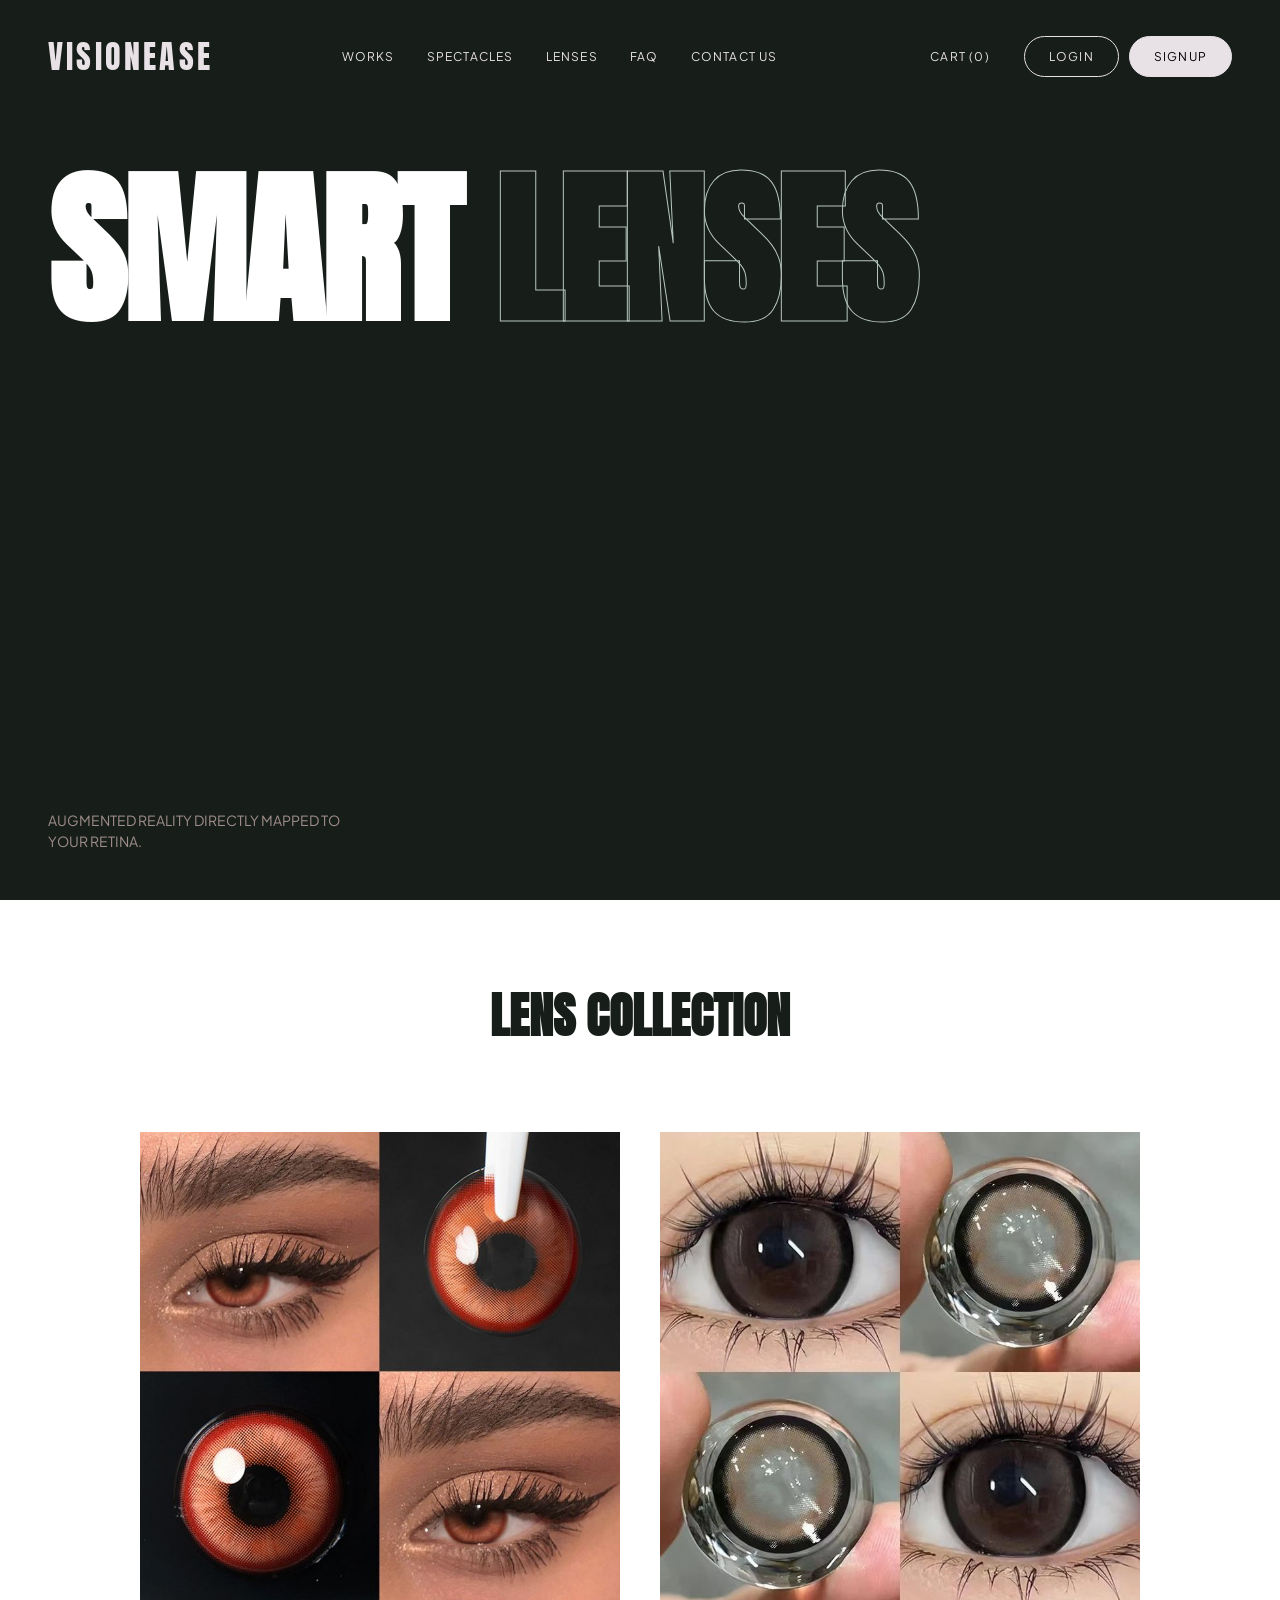
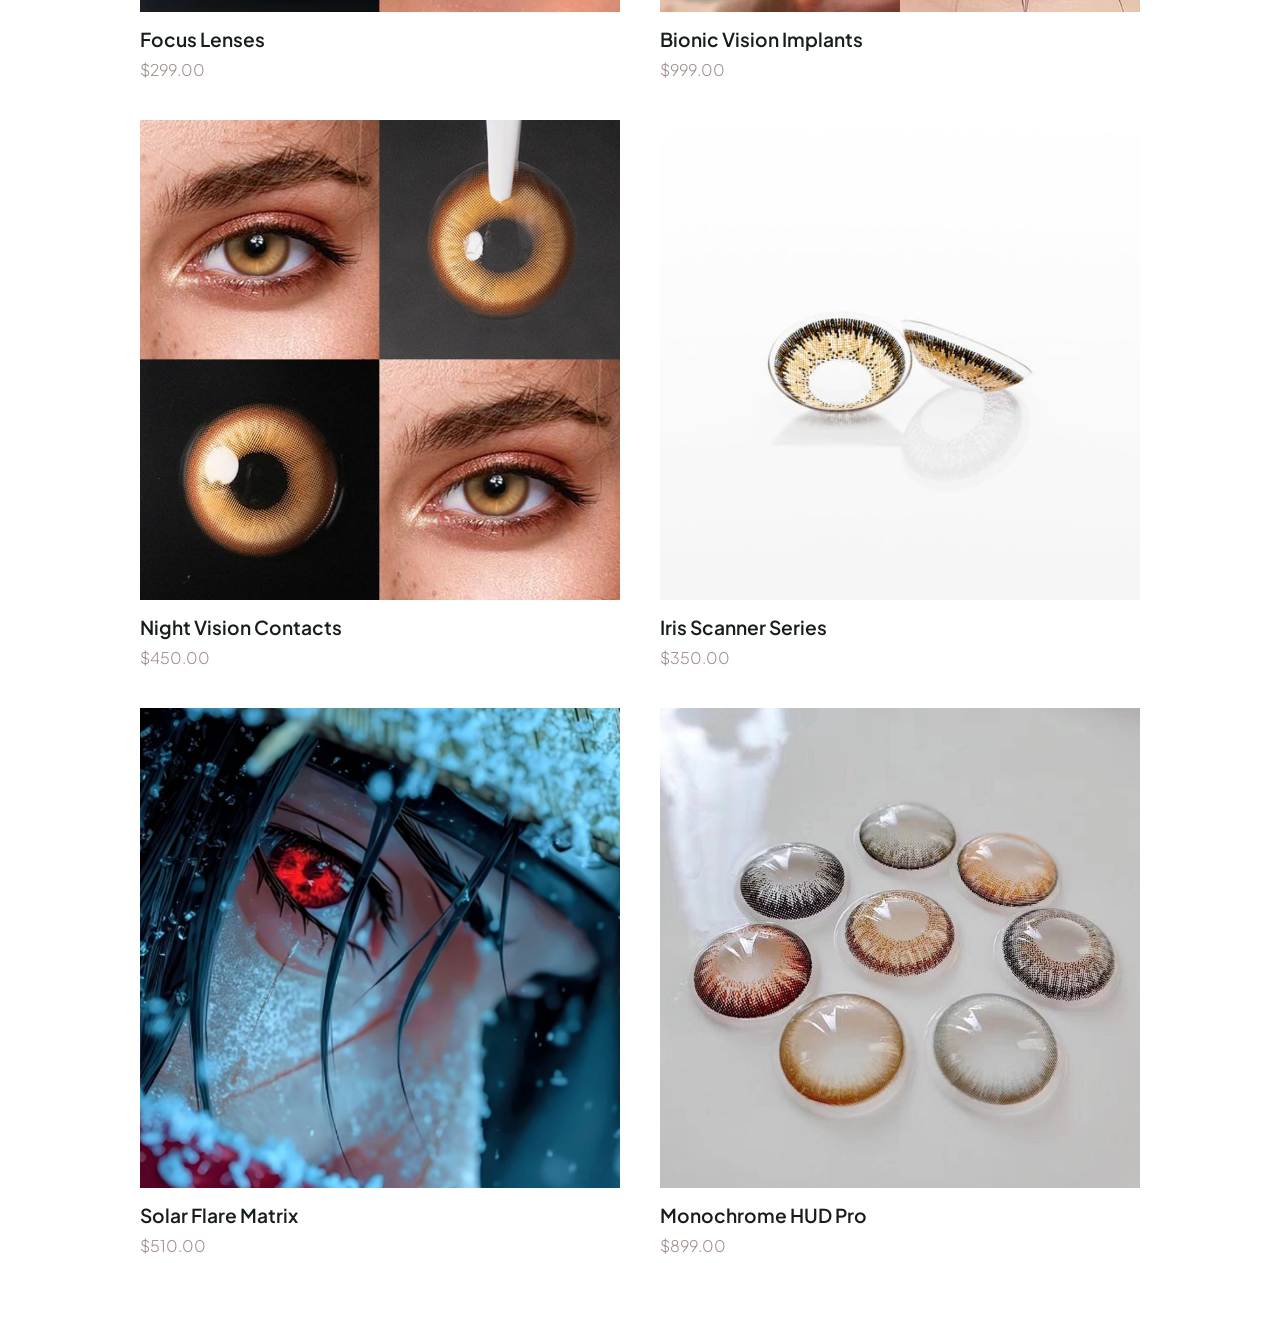
<file: lenses.html>
<!DOCTYPE html>
<html lang="en">
<head>
  <meta charset="UTF-8">
  <meta name="viewport" content="width=device-width, initial-scale=1.0">
  <title>Lenses | VisionEase</title>
  <link href="https://fonts.googleapis.com/css2?family=Anton&family=Plus+Jakarta+Sans:wght@300;400;600&display=swap" rel="stylesheet">
  <link rel="stylesheet" href="style.css">
</head>
<body>
  <nav class="nav">
    <div class="nav-logo"><a href="index.html">VISIONEASE</a></div>
    <div class="nav-links">
      <a href="index.html">Works</a>
      <a href="spectacles.html">Spectacles</a>
      <a href="lenses.html">Lenses</a>
      <a href="faq.html">FAQ</a>
      <a href="contact.html">Contact Us</a>
    </div>
    <div style="display: flex; gap: 10px; align-items: center;">
      <a href="cart.html" class="nav-btn" style="border:none;">CART (0)</a>
      <a href="login.html" class="nav-btn">LOGIN</a>
      <a href="signup.html" class="nav-btn" style="background:var(--white); color:var(--navy);">SIGNUP</a>
    </div>
  </nav>

  <section class="hero hover-trigger">
    <video autoplay muted loop playsinline class="hero-video">
      <source src="videos copy/lens1.mp4" type="video/mp4">
    </video>
    <div class="hero-overlay"></div>
    <div class="hero-content">
      <h1 class="hero-title reveal" style="font-size: 13vw;">
        <span class="block">SMART</span>
        <span class="block text-outline">LENSES</span>
      </h1>
      <div class="hero-bottom reveal">
        <p class="hero-desc">Augmented Reality directly mapped to your retina.</p>
      </div>
    </div>
  </section>

  <section class="portfolio" style="padding: 80px 24px;">
    <h2 class="section-heading reveal" style="font-size: 3rem; text-align: center;">LENS COLLECTION</h2>
    <div class="products-grid">
      
      <div class="grid-item reveal">
        <div class="img-wrapper hover-trigger" style="aspect-ratio: 1/1;">
          <img src="images copy/lens1.jpg" alt="Lenses">
          <div class="hover-overlay">
            <a href="cart.html" class="view-btn" style="text-decoration: none; font-size: 10px; width: 80px; height: 80px; text-align: center;">ADD TO CART</a>
          </div>
        </div>
        <div class="info" style="margin-top: 15px;">
          <h3 style="font-size: 1.2rem;">Focus Lenses</h3>
          <p>$299.00</p>
        </div>
      </div>

      <div class="grid-item reveal">
        <div class="img-wrapper hover-trigger" style="aspect-ratio: 1/1;">
          <img src="images copy/lens2.jpg" alt="Lenses">
          <div class="hover-overlay">
            <a href="cart.html" class="view-btn" style="text-decoration: none; font-size: 10px; width: 80px; height: 80px; text-align: center;">ADD TO CART</a>
          </div>
        </div>
        <div class="info" style="margin-top: 15px;">
          <h3 style="font-size: 1.2rem;">Bionic Vision Implants</h3>
          <p>$999.00</p>
        </div>
      </div>

      <div class="grid-item reveal">
        <div class="img-wrapper hover-trigger" style="aspect-ratio: 1/1;">
          <img src="images copy/lens3.jpg" alt="Lenses">
          <div class="hover-overlay">
            <a href="cart.html" class="view-btn" style="text-decoration: none; font-size: 10px; width: 80px; height: 80px; text-align: center;">ADD TO CART</a>
          </div>
        </div>
        <div class="info" style="margin-top: 15px;">
          <h3 style="font-size: 1.2rem;">Night Vision Contacts</h3>
          <p>$450.00</p>
        </div>
      </div>
      
      <div class="grid-item reveal">
        <div class="img-wrapper hover-trigger" style="aspect-ratio: 1/1;">
          <img src="images copy/lens4.jpg" alt="Lenses">
          <div class="hover-overlay">
            <a href="cart.html" class="view-btn" style="text-decoration: none; font-size: 10px; width: 80px; height: 80px; text-align: center;">ADD TO CART</a>
          </div>
        </div>
        <div class="info" style="margin-top: 15px;">
          <h3 style="font-size: 1.2rem;">Iris Scanner Series</h3>
          <p>$350.00</p>
        </div>
      </div>
      
      <div class="grid-item reveal">
        <div class="img-wrapper hover-trigger" style="aspect-ratio: 1/1;">
          <img src="images copy/lens5.jpg" alt="Lenses">
          <div class="hover-overlay">
            <a href="cart.html" class="view-btn" style="text-decoration: none; font-size: 10px; width: 80px; height: 80px; text-align: center;">ADD TO CART</a>
          </div>
        </div>
        <div class="info" style="margin-top: 15px;">
          <h3 style="font-size: 1.2rem;">Solar Flare Matrix</h3>
          <p>$510.00</p>
        </div>
      </div>
      
      <div class="grid-item reveal">
        <div class="img-wrapper hover-trigger" style="aspect-ratio: 1/1;">
          <img src="images copy/lens6.jpg" alt="Lenses">
          <div class="hover-overlay">
            <a href="cart.html" class="view-btn" style="text-decoration: none; font-size: 10px; width: 80px; height: 80px; text-align: center;">ADD TO CART</a>
          </div>
        </div>
        <div class="info" style="margin-top: 15px;">
          <h3 style="font-size: 1.2rem;">Monochrome HUD Pro</h3>
          <p>$899.00</p>
        </div>
      </div>

    </div>
  </section>

  <script src="script.js"></script>
</body>
</html>
</file>
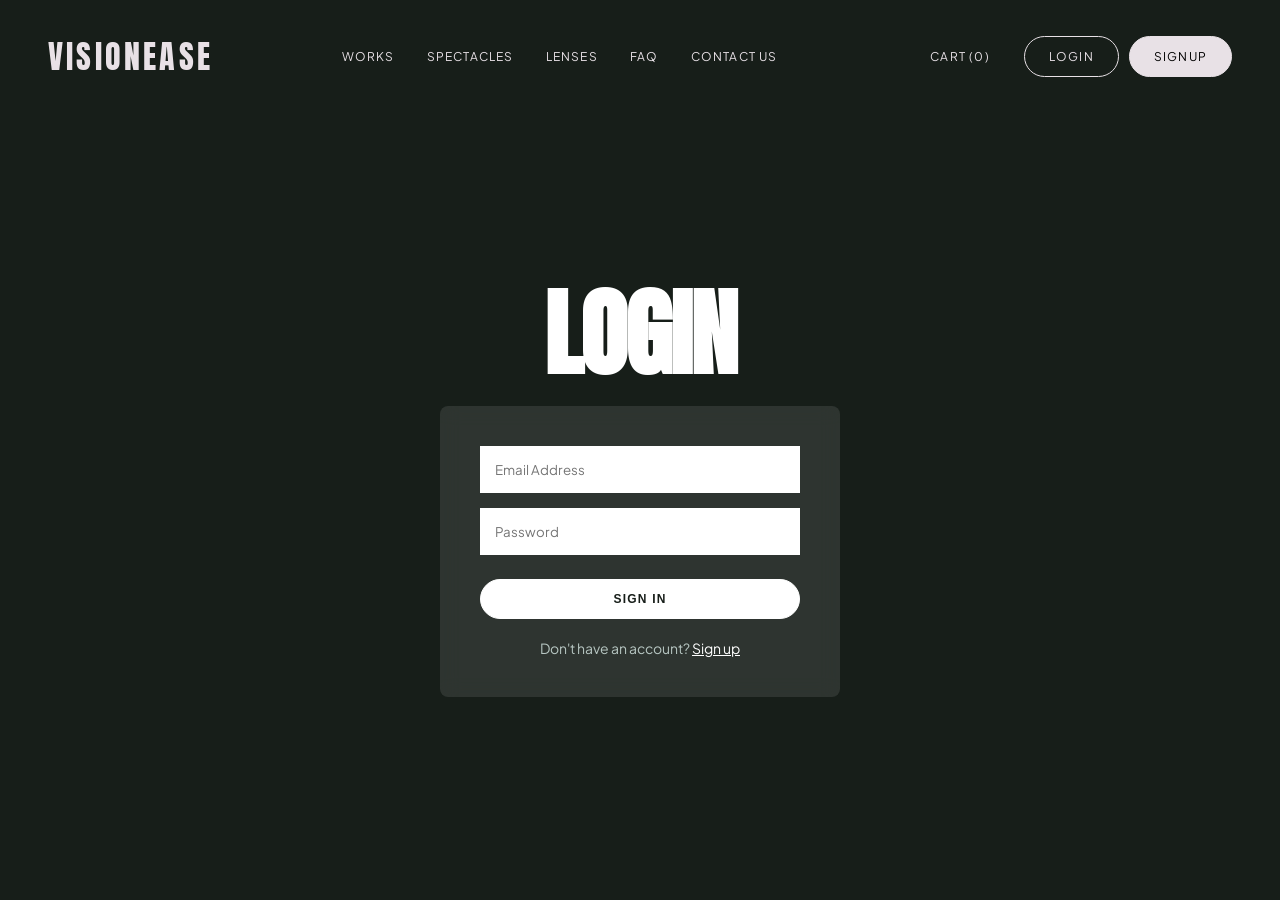
<file: login.html>
<!DOCTYPE html>
<html lang="en">
<head>
  <meta charset="UTF-8">
  <meta name="viewport" content="width=device-width, initial-scale=1.0">
  <title>Login | VisionEase</title>
  <link href="https://fonts.googleapis.com/css2?family=Anton&family=Plus+Jakarta+Sans:wght@300;400;600&display=swap" rel="stylesheet">
  <link rel="stylesheet" href="style.css">
</head>
<body>
  <nav class="nav">
    <div class="nav-logo"><a href="index.html">VISIONEASE</a></div>
    <div class="nav-links">
      <a href="index.html">Works</a>
      <a href="spectacles.html">Spectacles</a>
      <a href="lenses.html">Lenses</a>
      <a href="faq.html">FAQ</a>
      <a href="contact.html">Contact Us</a>
    </div>
    <div style="display: flex; gap: 10px; align-items: center;">
      <a href="cart.html" class="nav-btn" style="border:none;">CART (0)</a>
      <a href="login.html" class="nav-btn">LOGIN</a>
      <a href="signup.html" class="nav-btn" style="background:var(--white); color:var(--navy);">SIGNUP</a>
    </div>
  </nav>

  <section class="hero hover-trigger">
    <video autoplay muted loop playsinline class="hero-video">
      <source src="videos copy/specs3.mp4" type="video/mp4">
    </video>
    <div class="hero-overlay"></div>
    <div class="hero-content" style="align-items: center; justify-content: center;">
      <h1 class="hero-title reveal" style="font-size: 6rem; margin-top: 10vh;">LOGIN</h1>
      <div class="reveal" style="width: 100%; max-width: 400px; background: rgba(255,255,255,0.1); backdrop-filter: blur(10px); padding: 40px; border-radius: 8px; margin-top: 32px; text-align: center;">
        <input type="email" placeholder="Email Address" style="width:100%; padding:15px; margin-bottom:15px; border:none; background:#fff; font-family:inherit;">
        <input type="password" placeholder="Password" style="width:100%; padding:15px; margin-bottom:24px; border:none; background:#fff; font-family:inherit;">
        <button class="nav-btn" style="width:100%; background:var(--white); color:var(--navy); font-weight:600; cursor:pointer;">SIGN IN</button>
        <p style="margin-top: 20px; font-size: 14px; color: var(--sage);">Don't have an account? <a href="signup.html" style="color:var(--white); text-decoration:underline;">Sign up</a></p>
      </div>
    </div>
  </section>
  <script src="script.js"></script>
</body>
</html>
</file>
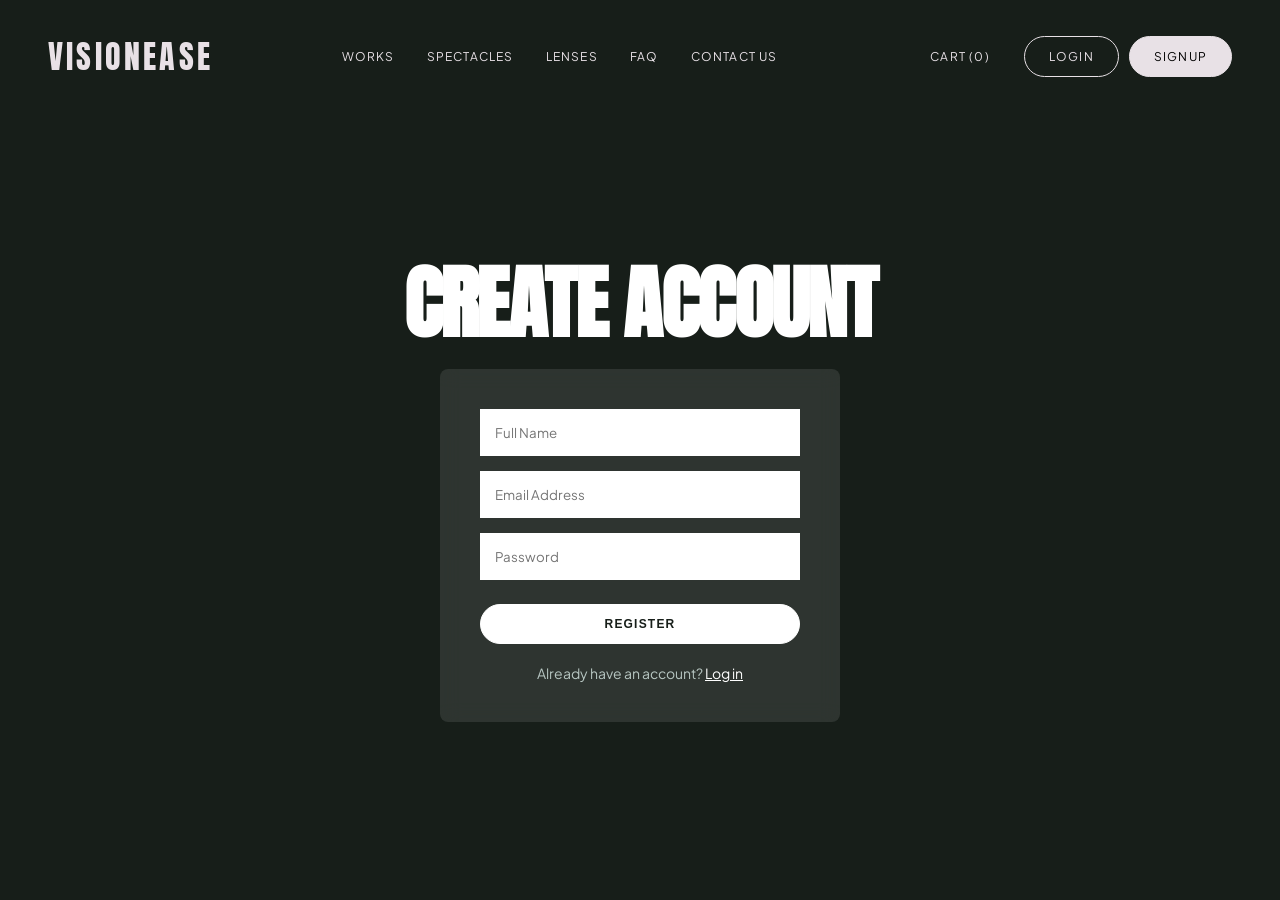
<file: signup.html>
<!DOCTYPE html>
<html lang="en">
<head>
  <meta charset="UTF-8">
  <meta name="viewport" content="width=device-width, initial-scale=1.0">
  <title>Signup | VisionEase</title>
  <link href="https://fonts.googleapis.com/css2?family=Anton&family=Plus+Jakarta+Sans:wght@300;400;600&display=swap" rel="stylesheet">
  <link rel="stylesheet" href="style.css">
</head>
<body>
  <nav class="nav">
    <div class="nav-logo"><a href="index.html">VISIONEASE</a></div>
    <div class="nav-links">
      <a href="index.html">Works</a>
      <a href="spectacles.html">Spectacles</a>
      <a href="lenses.html">Lenses</a>
      <a href="faq.html">FAQ</a>
      <a href="contact.html">Contact Us</a>
    </div>
    <div style="display: flex; gap: 10px; align-items: center;">
      <a href="cart.html" class="nav-btn" style="border:none;">CART (0)</a>
      <a href="login.html" class="nav-btn">LOGIN</a>
      <a href="signup.html" class="nav-btn" style="background:var(--white); color:var(--navy);">SIGNUP</a>
    </div>
  </nav>

  <section class="hero hover-trigger">
    <video autoplay muted loop playsinline class="hero-video">
      <source src="videos copy/signup.mp4" type="video/mp4">
    </video>
    <div class="hero-overlay"></div>
    <div class="hero-content" style="align-items: center; justify-content: center;">
      <h1 class="hero-title reveal" style="font-size: 5rem; margin-top: 10vh;">CREATE ACCOUNT</h1>
      <div class="reveal" style="width: 100%; max-width: 400px; background: rgba(255,255,255,0.1); backdrop-filter: blur(10px); padding: 40px; border-radius: 8px; margin-top: 32px; text-align: center;">
        <input type="text" placeholder="Full Name" style="width:100%; padding:15px; margin-bottom:15px; border:none; background:#fff; font-family:inherit;">
        <input type="email" placeholder="Email Address" style="width:100%; padding:15px; margin-bottom:15px; border:none; background:#fff; font-family:inherit;">
        <input type="password" placeholder="Password" style="width:100%; padding:15px; margin-bottom:24px; border:none; background:#fff; font-family:inherit;">
        <button class="nav-btn" style="width:100%; background:var(--white); color:var(--navy); font-weight:600; cursor:pointer;">REGISTER</button>
        <p style="margin-top: 20px; font-size: 14px; color: var(--sage);">Already have an account? <a href="login.html" style="color:var(--white); text-decoration:underline;">Log in</a></p>
      </div>
    </div>
  </section>
  <script src="script.js"></script>
</body>
</html>
</file>
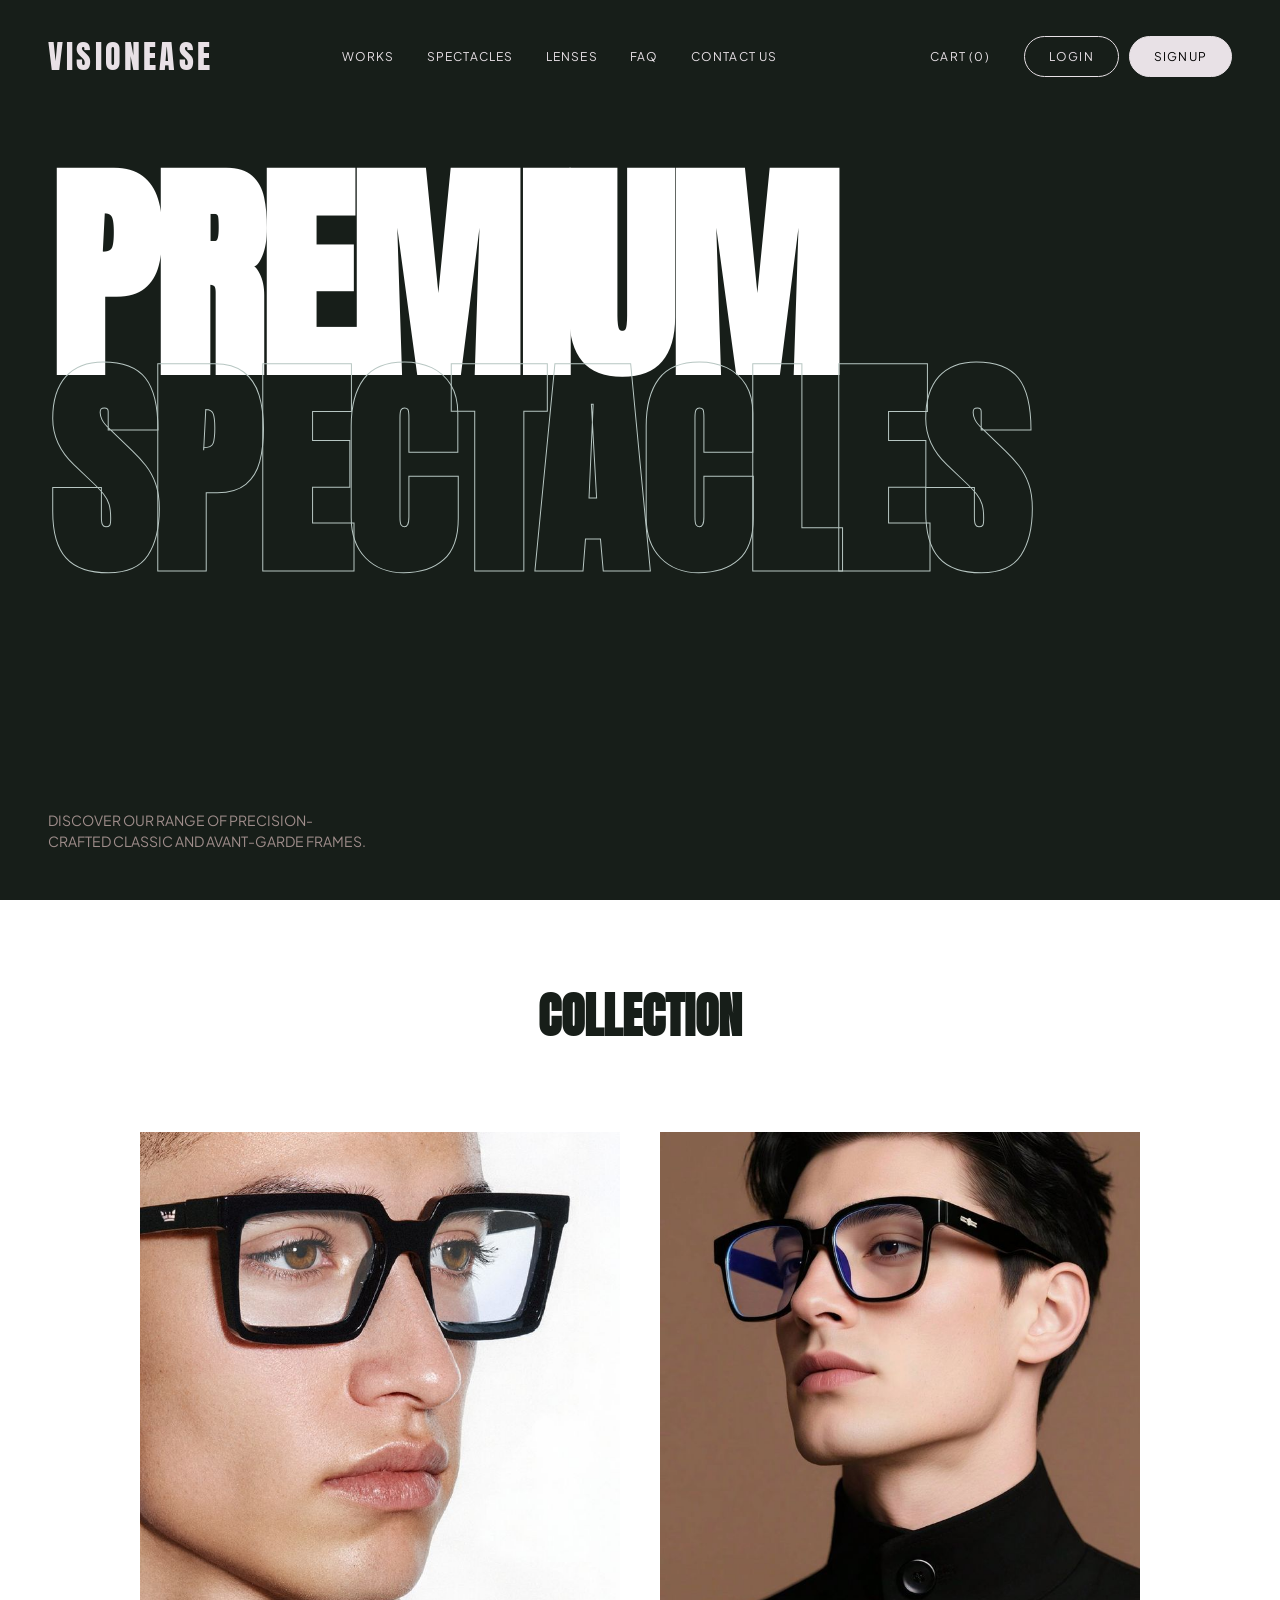
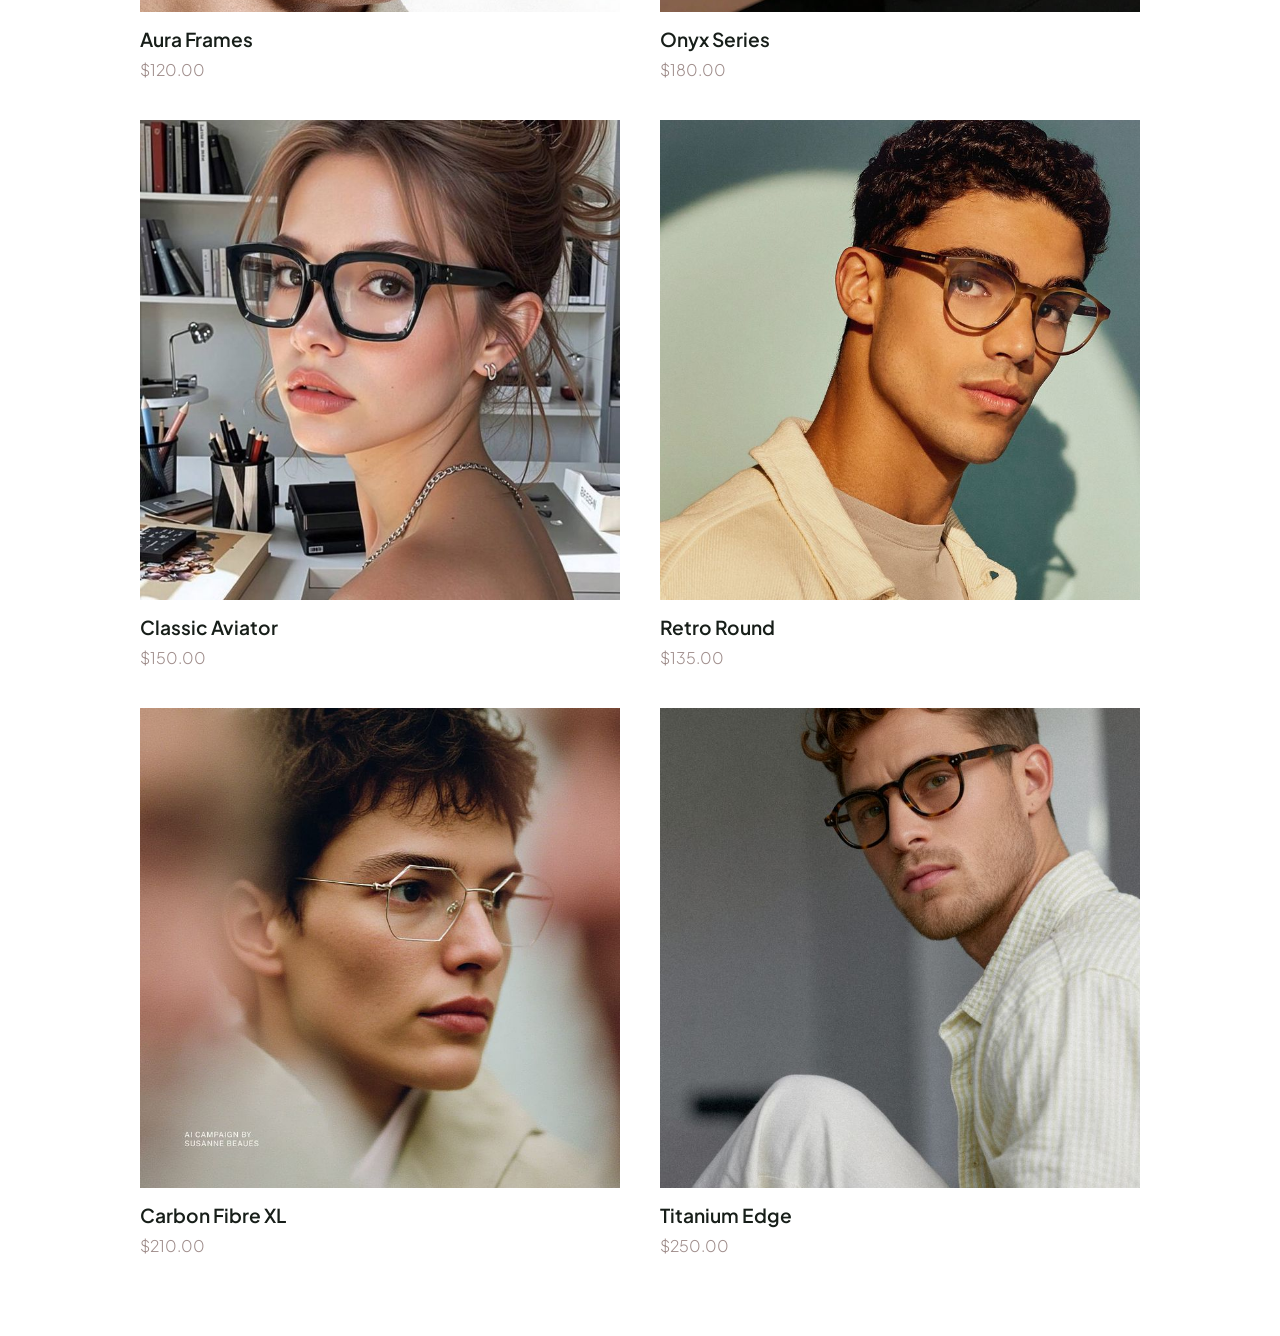
<file: spectacles.html>
<!DOCTYPE html>
<html lang="en">
<head>
  <meta charset="UTF-8">
  <meta name="viewport" content="width=device-width, initial-scale=1.0">
  <title>Spectacles | VisionEase</title>
  <link href="https://fonts.googleapis.com/css2?family=Anton&family=Plus+Jakarta+Sans:wght@300;400;600&display=swap" rel="stylesheet">
  <link rel="stylesheet" href="style.css">
</head>
<body>
  <nav class="nav">
    <div class="nav-logo"><a href="index.html">VISIONEASE</a></div>
    <div class="nav-links">
      <a href="index.html">Works</a>
      <a href="spectacles.html">Spectacles</a>
      <a href="lenses.html">Lenses</a>
      <a href="faq.html">FAQ</a>
      <a href="contact.html">Contact Us</a>
    </div>
    <div style="display: flex; gap: 10px; align-items: center;">
      <a href="cart.html" class="nav-btn" style="border:none;">CART (0)</a>
      <a href="login.html" class="nav-btn">LOGIN</a>
      <a href="signup.html" class="nav-btn" style="background:var(--white); color:var(--navy);">SIGNUP</a>
    </div>
  </nav>

  <section class="hero hover-trigger">
    <video autoplay muted loop playsinline class="hero-video">
      <source src="videos copy/specs1.mp4" type="video/mp4">
    </video>
    <div class="hero-overlay"></div>
    <div class="hero-content">
      <h1 class="hero-title reveal">
        <span class="block">PREMIUM</span>
        <span class="block text-outline">SPECTACLES</span>
      </h1>
      <div class="hero-bottom reveal">
        <p class="hero-desc">Discover our range of precision-crafted classic and avant-garde frames.</p>
      </div>
    </div>
  </section>

  <section class="portfolio" style="padding: 80px 24px;">
    <h2 class="section-heading reveal" style="font-size: 3rem; text-align: center;">COLLECTION</h2>
    <div class="products-grid">
      
      <div class="grid-item reveal">
        <div class="img-wrapper hover-trigger" style="aspect-ratio: 1/1;">
          <img src="images copy/specs1.jpg" alt="Spectacles">
          <div class="hover-overlay">
            <a href="cart.html" class="view-btn" style="text-decoration: none; font-size: 10px; width: 80px; height: 80px; text-align: center;">ADD TO CART</a>
          </div>
        </div>
        <div class="info" style="margin-top: 15px;">
          <h3 style="font-size: 1.2rem;">Aura Frames</h3>
          <p>$120.00</p>
        </div>
      </div>

      <div class="grid-item reveal">
        <div class="img-wrapper hover-trigger" style="aspect-ratio: 1/1;">
          <img src="images copy/specs2.jpg" alt="Spectacles">
          <div class="hover-overlay">
            <a href="cart.html" class="view-btn" style="text-decoration: none; font-size: 10px; width: 80px; height: 80px; text-align: center;">ADD TO CART</a>
          </div>
        </div>
        <div class="info" style="margin-top: 15px;">
          <h3 style="font-size: 1.2rem;">Onyx Series</h3>
          <p>$180.00</p>
        </div>
      </div>

      <div class="grid-item reveal">
        <div class="img-wrapper hover-trigger" style="aspect-ratio: 1/1;">
          <img src="images copy/specs3.jpg" alt="Spectacles">
          <div class="hover-overlay">
            <a href="cart.html" class="view-btn" style="text-decoration: none; font-size: 10px; width: 80px; height: 80px; text-align: center;">ADD TO CART</a>
          </div>
        </div>
        <div class="info" style="margin-top: 15px;">
          <h3 style="font-size: 1.2rem;">Classic Aviator</h3>
          <p>$150.00</p>
        </div>
      </div>

      <div class="grid-item reveal">
        <div class="img-wrapper hover-trigger" style="aspect-ratio: 1/1;">
          <img src="images copy/specs4.jpg" alt="Spectacles">
          <div class="hover-overlay">
            <a href="cart.html" class="view-btn" style="text-decoration: none; font-size: 10px; width: 80px; height: 80px; text-align: center;">ADD TO CART</a>
          </div>
        </div>
        <div class="info" style="margin-top: 15px;">
          <h3 style="font-size: 1.2rem;">Retro Round</h3>
          <p>$135.00</p>
        </div>
      </div>

      <div class="grid-item reveal">
        <div class="img-wrapper hover-trigger" style="aspect-ratio: 1/1;">
          <img src="images copy/specs5.jpg" alt="Spectacles">
          <div class="hover-overlay">
            <a href="cart.html" class="view-btn" style="text-decoration: none; font-size: 10px; width: 80px; height: 80px; text-align: center;">ADD TO CART</a>
          </div>
        </div>
        <div class="info" style="margin-top: 15px;">
          <h3 style="font-size: 1.2rem;">Carbon Fibre XL</h3>
          <p>$210.00</p>
        </div>
      </div>

      <div class="grid-item reveal">
        <div class="img-wrapper hover-trigger" style="aspect-ratio: 1/1;">
          <img src="images copy/specs6.jpg" alt="Spectacles">
          <div class="hover-overlay">
            <a href="cart.html" class="view-btn" style="text-decoration: none; font-size: 10px; width: 80px; height: 80px; text-align: center;">ADD TO CART</a>
          </div>
        </div>
        <div class="info" style="margin-top: 15px;">
          <h3 style="font-size: 1.2rem;">Titanium Edge</h3>
          <p>$250.00</p>
        </div>
      </div>

    </div>
  </section>

  <script src="script.js"></script>
</body>
</html>
</file>
<file: style.css>
:root {
  --navy: #171e19;
  --sage: #b7c6c2;
  --white: #ffffff;
  --taupe: #9f8d8b;
  --beige: #d7c5b2;
  --cyan: #d5f4f9;
  --soft-blue: #bbe2f5;
  --charcoal: #302b2f;
  
  --font-anton: 'Anton', sans-serif;
  --font-jakarta: 'Plus Jakarta Sans', sans-serif;
  
  --ease: cubic-bezier(0.16, 1, 0.3, 1);
}

* {
  box-sizing: border-box;
  margin: 0;
  padding: 0;
}

html {
  scroll-behavior: smooth;
  cursor: crosshair;
}

body {
  font-family: var(--font-jakarta);
  color: var(--navy);
  background-color: var(--white);
  overflow-x: hidden;
}

a {
  text-decoration: none;
  color: inherit;
  cursor: pointer;
}

/* Typography Helpers */
.anton { font-family: var(--font-anton); text-transform: uppercase; }
.tracking-tighter { letter-spacing: -0.05em; }
.tracking-widest { letter-spacing: 0.1em; }

/* Navigation */
.nav {
  position: fixed;
  top: 0;
  left: 0;
  width: 100%;
  padding: 32px 48px;
  display: flex;
  justify-content: space-between;
  align-items: center;
  mix-blend-mode: difference;
  z-index: 100;
  color: #fff;
}
.nav-logo {
  font-family: var(--font-anton);
  font-size: 2rem;
  letter-spacing: 0.1em;
}
.nav-links {
  display: flex;
  gap: 2rem;
  font-size: 12px;
  text-transform: uppercase;
  letter-spacing: 0.1em;
}
.nav-btn {
  font-size: 12px;
  text-transform: uppercase;
  letter-spacing: 0.1em;
  padding: 12px 24px;
  border: 1px solid var(--white);
  border-radius: 999px;
  transition: all 0.5s var(--ease);
}
.nav-btn:hover {
  background: var(--white);
  color: var(--navy);
}

/* Hero Section */
.hero {
  position: relative;
  height: 100vh;
  width: 100vw;
  background-color: var(--navy);
  display: flex;
  flex-direction: column;
  justify-content: center;
  overflow: hidden;
  color: var(--white);
}

.hero-video {
  position: absolute;
  top: 0;
  left: 0;
  width: 100%;
  height: 100%;
  object-fit: cover;
  z-index: 0;
  opacity: 0.5; /* Show some navy background */
}

.hero-overlay {
  position: absolute;
  inset: 0;
  background: linear-gradient(to bottom, rgba(23,30,25,0.2), rgba(23,30,25,0.8));
  z-index: 1;
}

.hero-content {
  position: relative;
  z-index: 10;
  padding: 0 48px;
  display: flex;
  flex-direction: column;
  height: 100%;
  justify-content: space-between;
}

.hero-title {
  margin-top: 20vh;
  font-family: var(--font-anton);
  font-size: 18vw;
  line-height: 0.85;
  text-transform: uppercase;
  letter-spacing: -0.02em;
}

.text-outline {
  -webkit-text-stroke: 1px var(--sage);
  color: transparent;
}

.hero-bottom {
  display: flex;
  justify-content: space-between;
  align-items: flex-end;
  padding-bottom: 48px;
}

.hero-desc {
  max-width: 320px;
  text-transform: uppercase;
  color: var(--taupe);
  font-size: 14px;
  line-height: 1.5;
}

.bounce-arrow {
  width: 64px;
  height: 64px;
  font-size: 24px;
  border: 1px solid rgba(255,255,255,0.3);
  border-radius: 50%;
  display: flex;
  align-items: center;
  justify-content: center;
  animation: bounce 2s infinite;
}

@keyframes bounce {
  0%, 100% { transform: translateY(0); }
  50% { transform: translateY(-10px); }
}

/* Ambient Orbs */
.orb {
  position: absolute;
  width: 384px;
  height: 384px;
  border-radius: 50%;
  filter: blur(120px);
  opacity: 0.2;
  z-index: 2;
  animation: float 6s ease-in-out infinite;
}
.orb-sage { background: var(--sage); top: 20%; left: 10%; }
.orb-softblue { background: var(--soft-blue); bottom: 10%; right: 10%; animation-delay: 3s; }

@keyframes float {
  0%, 100% { transform: translateY(0); }
  50% { transform: translateY(-20px); }
}

/* Portfolio Section */
.portfolio {
  background: var(--white);
  padding: 120px 48px;
}
.section-heading {
  font-family: var(--font-anton);
  font-size: 8vw;
  color: var(--navy);
  margin-bottom: 80px;
  text-transform: uppercase;
}

.masonry-grid {
  display: grid;
  grid-template-columns: 1fr 1fr;
  gap: 40px;
}
/* mt-4rem on even items */
.mt-4rem { margin-top: 64px; }

.img-wrapper {
  position: relative;
  overflow: hidden;
  width: 100%;
  aspect-ratio: 4/5;
  background: #eee;
}
.img-wrapper img {
  width: 100%;
  height: 100%;
  object-fit: cover;
  transition: transform 0.5s var(--ease);
}
.img-wrapper:hover img {
  transform: scale(1.1);
}
.hover-overlay {
  position: absolute;
  inset: 0;
  background: rgba(23,30,25,0.6);
  opacity: 0;
  transition: opacity 0.5s var(--ease);
  display: flex;
  align-items: center;
  justify-content: center;
}
.img-wrapper:hover .hover-overlay {
  opacity: 1;
}
.view-btn {
  width: 96px;
  height: 96px;
  background: var(--white);
  color: var(--navy);
  border-radius: 50%;
  display: flex;
  align-items: center;
  justify-content: center;
  font-family: var(--font-anton);
  font-size: 14px;
  letter-spacing: 0.1em;
}
.grid-item .info {
  margin-top: 24px;
}
.grid-item h3 {
  font-size: 24px;
  font-weight: 600;
  margin-bottom: 8px;
}
.grid-item p {
  color: var(--taupe);
  font-weight: 300;
}

/* Featured Section */
.featured {
  background: var(--navy);
  color: var(--white);
  padding: 160px 48px;
  display: grid;
  grid-template-columns: 1fr 1fr;
  gap: 80px;
  align-items: center;
}
.feat-left {
  position: relative;
}
.cyan-square {
  position: absolute;
  top: -48px;
  left: -48px;
  width: 80%;
  height: 100%;
  background: var(--cyan);
  opacity: 0.2;
  z-index: 0;
}
.feat-left img {
  position: relative;
  z-index: 1;
  width: 100%;
  height: auto;
  filter: grayscale(100%);
}

.feat-label {
  font-family: var(--font-anton);
  color: var(--sage);
  font-size: 1.5rem;
  letter-spacing: 0.05em;
  display: block;
  margin-bottom: 24px;
}
.feat-title {
  font-family: var(--font-anton);
  font-size: 5vw;
  line-height: 1;
  margin-bottom: 40px;
}
.feat-text {
  color: var(--taupe);
  font-size: 1.25rem;
  line-height: 1.6;
  font-weight: 300;
  margin-bottom: 48px;
  max-width: 500px;
}
.arrow-link {
  display: inline-flex;
  align-items: center;
  gap: 16px;
  font-family: var(--font-anton);
  font-size: 1.25rem;
  transition: all 0.3s var(--ease);
}
.arrow-link:hover svg {
  transform: translateX(8px);
}

/* Capabilities */
.capabilities {
  background: #fafafa;
  padding: 160px 48px;
}
.cap-grid {
  display: grid;
  grid-template-columns: repeat(12, 1fr);
  gap: 24px;
}
.cap-left {
  grid-column: span 4;
}
.cap-label {
  color: var(--taupe);
  font-size: 14px;
  text-transform: uppercase;
  letter-spacing: 0.1em;
  margin-bottom: 40px;
  display: block;
}
.cap-list {
  list-style: none;
}
.cap-list li {
  font-size: 1.5rem;
  font-weight: 400;
  margin-bottom: 24px;
  display: flex;
  align-items: center;
  gap: 24px;
}
.cap-list li::before {
  content: '';
  display: block;
  width: 40px;
  height: 1px;
  background: var(--navy);
  transition: width 0.3s var(--ease);
}
.cap-list li:hover::before {
  width: 64px;
}

.cap-right {
  grid-column: 5 / -1;
}
.cap-title {
  font-size: 4vw;
  font-weight: 300;
  line-height: 1.2;
}
.cap-title i {
  color: var(--taupe);
  font-family: serif; /* Gives an elegant italic accent */
  font-style: italic;
}

/* Testimonial */
.testimonial {
  background: var(--charcoal);
  color: var(--white);
  padding: 160px 48px;
  position: relative;
  text-align: center;
  overflow: hidden;
}
.bg-quote {
  position: absolute;
  top: 50%;
  left: 50%;
  transform: translate(-50%, -50%);
  font-family: serif;
  font-size: 30rem;
  color: var(--navy);
  opacity: 0.3;
  line-height: 1;
  pointer-events: none;
}
.testimo-content {
  position: relative;
  z-index: 10;
  max-width: 1000px;
  margin: 0 auto;
}
.testimo-quote {
  font-family: var(--font-anton);
  font-size: 4vw;
  line-height: 1.1;
  margin-bottom: 64px;
}
.testimo-bio {
  display: inline-flex;
  align-items: center;
  gap: 24px;
}
.avatar {
  width: 64px;
  height: 64px;
  border-radius: 50%;
  object-fit: cover;
}
.testimo-name {
  font-family: var(--font-anton);
  font-size: 1.5rem;
  color: var(--sage);
}

/* Footer */
.footer {
  background: var(--navy);
  color: var(--white);
  padding: 160px 48px 48px;
  display: flex;
  flex-direction: column;
}
.footer-top {
  margin-bottom: 120px;
}
.foot-title {
  font-family: var(--font-anton);
  font-size: 12vw;
  line-height: 0.8;
  margin-bottom: 40px;
}
.foot-email {
  font-family: var(--font-jakarta);
  color: var(--sage);
  font-size: 3vw;
  text-decoration: underline;
  text-underline-offset: 8px;
  transition: opacity 0.3s;
}
.foot-email:hover {
  opacity: 0.8;
}

.footer-bottom {
  border-top: 1px solid rgba(255,255,255,0.1);
  padding-top: 40px;
  display: flex;
  justify-content: space-between;
  font-size: 12px;
  text-transform: uppercase;
  letter-spacing: 0.1em;
  color: var(--taupe);
}
.legal-links {
  display: flex;
  gap: 32px;
}

/* Reveal Animations */
.reveal {
  opacity: 0;
  transform: translateY(10px);
  transition: opacity 1000ms var(--ease), transform 1000ms var(--ease);
}
.reveal.in-view {
  opacity: 1;
  transform: translateY(0);
}

/* Custom Cursor */
.custom-cursor {
  position: fixed;
  top: 0;
  left: 0;
  width: 16px;
  height: 16px;
  background-color: var(--white);
  border-radius: 50%;
  pointer-events: none;
  transform: translate(-50%, -50%);
  mix-blend-mode: difference;
  z-index: 9999;
  transition: width 0.3s ease, height 0.3s ease, background-color 0.3s ease;
}

.custom-cursor.cursor-hover {
  width: 48px;
  height: 48px;
  background-color: transparent;
  border: 1px solid var(--white);
}

@media (max-width: 768px) {
  .hero-title { font-size: 24vw; }
  .hero-bottom { flex-direction: column; align-items: flex-start; gap: 24px; }
  .masonry-grid { grid-template-columns: 1fr; }
  .mt-4rem { margin-top: 0; }
  .featured { grid-template-columns: 1fr; gap: 40px; }
  .cap-grid { grid-template-columns: 1fr; }
  .cap-left, .cap-right { grid-column: 1 / -1; }
  .foot-title { font-size: 16vw; }
  .products-grid { grid-template-columns: 1fr; gap: 20px; }
  .nav {
    flex-direction: column;
    padding: 16px;
    gap: 16px;
    mix-blend-mode: normal;
    background: rgba(23, 30, 25, 0.95);
  }
  .nav-links {
    flex-wrap: wrap;
    justify-content: center;
    gap: 12px;
  }
  .nav > div:last-child {
    flex-wrap: wrap;
    justify-content: center;
  }
}

.products-grid {
  display: grid;
  grid-template-columns: repeat(auto-fit, minmax(400px, 1fr));
  gap: 40px;
  max-width: 1000px;
  margin: 0 auto;
}

/* ===== EDITORIAL SHOWCASE + TICKER ===== */

.editorial-showcase {
  background: #f7f5f2;
  position: relative;
  overflow: hidden;
}
.editorial-top {
  display: grid;
  grid-template-columns: 1fr 1.15fr 0.85fr;
  min-height: 88vh;
}
.ed-left {
  background: #fff;
  display: flex;
  flex-direction: column;
  justify-content: flex-end;
  padding: 60px 48px;
  position: relative;
  z-index: 2;
  
}
.ed-eyebrow {
  font-family: var(--font-jakarta);
  font-size: 10px;
  letter-spacing: 0.25em;
  text-transform: uppercase;
  color: var(--taupe);
  margin-bottom: 20px;
  display: flex;
  align-items: center;
  gap: 10px;
}
.ed-eyebrow::before {
  content: '';
  display: block;
  width: 30px;
  height: 1px;
  background: var(--taupe);
}
.ed-title {
  font-family: var(--font-anton);
  font-size: clamp(2.8rem, 5vw, 6rem);
  line-height: 0.9;
  text-transform: uppercase;
  color: var(--navy);
  margin-bottom: 32px;
}
.ed-title .red { color: #b91c1c; }
.ed-shop-btn {
  display: inline-flex;
  align-items: center;
  gap: 16px;
  border: 1px solid var(--navy);
  padding: 14px 28px;
  font-family: var(--font-jakarta);
  font-size: 12px;
  letter-spacing: 0.15em;
  text-transform: uppercase;
  color: var(--navy);
  background: transparent;
  transition: background 0.35s ease, color 0.35s ease, gap 0.35s ease;
  align-self: flex-start;
}
.ed-shop-btn:hover { background: var(--navy); color: #fff; gap: 24px; }
.ed-shop-btn svg { transition: transform 0.35s ease; }
.ed-shop-btn:hover svg { transform: translateX(4px); }

.ed-center {
  position: relative;
  overflow: hidden;
  background: var(--navy);
}
.ed-center img {
  width: 100%;
  height: 100%;
  object-fit: cover;
  object-position: center top;
  opacity: 0.85;
  transition: transform 0.9s cubic-bezier(0.16,1,0.3,1), opacity 0.6s ease;
}
.ed-center:hover img { transform: scale(1.04); opacity: 1; }
.ed-center-label {
  position: absolute;
  top: 32px;
  left: 32px;
  background: rgba(255,255,255,0.12);
  backdrop-filter: blur(10px);
  border: 1px solid rgba(255,255,255,0.15);
  color: #fff;
  font-family: var(--font-jakarta);
  font-size: 10px;
  letter-spacing: 0.2em;
  text-transform: uppercase;
  padding: 8px 16px;
  border-radius: 999px;
}
.ed-center-cta {
  position: absolute;
  bottom: 36px;
  left: 50%;
  transform: translateX(-50%);
  background: #fff;
  color: var(--navy);
  font-family: var(--font-anton);
  font-size: 13px;
  letter-spacing: 0.1em;
  padding: 14px 36px;
  border-radius: 999px;
  white-space: nowrap;
  transition: background 0.3s, color 0.3s, transform 0.3s;
}
.ed-center-cta:hover { background: var(--soft-blue); transform: translateX(-50%) translateY(-3px); }

.ed-right { display: flex; flex-direction: column; }
.ed-right-top { background: var(--navy); color: #fff; padding: 40px 32px; flex: 0 0 auto; }
.er-tag {
  font-size: 9px;
  letter-spacing: 0.2em;
  text-transform: uppercase;
  color: var(--sage);
  margin-bottom: 12px;
}
.er-featured-wrap { display: flex; align-items: center; gap: 14px; cursor: pointer; transition: opacity 0.3s; }
.er-featured-wrap:hover { opacity: 0.8; }
.er-featured-img { width: 56px; height: 56px; object-fit: cover; border-radius: 8px; flex-shrink: 0; }
.er-featured-title { font-family: var(--font-jakarta); font-size: 13px; font-weight: 600; line-height: 1.4; }
.er-arrow { display: block; margin-top: 8px; color: var(--sage); font-size: 18px; }

.ed-right-bottom {
  background: #1f1f2e;
  color: #fff;
  padding: 40px 32px;
  flex: 1;
  display: flex;
  flex-direction: column;
  justify-content: center;
}
.ed-stat-big {
  font-family: var(--font-anton);
  font-size: clamp(3rem, 4.5vw, 5.5rem);
  line-height: 1;
  letter-spacing: -0.02em;
  margin-bottom: 10px;
}
.ed-stat-meta { display: flex; align-items: center; gap: 20px; margin-bottom: 20px; }
.ed-stat-meta-item { display: flex; align-items: center; gap: 6px; font-size: 11px; color: rgba(255,255,255,0.5); letter-spacing: 0.05em; }
.ed-stars { display: flex; gap: 3px; }
.ed-star {
  width: 12px; height: 12px;
  background: #f59e0b;
  clip-path: polygon(50% 0%,61% 35%,98% 35%,68% 57%,79% 91%,50% 70%,21% 91%,32% 57%,2% 35%,39% 35%);
}
.ed-more-link {
  display: inline-flex;
  align-items: center;
  gap: 8px;
  font-size: 11px;
  letter-spacing: 0.15em;
  text-transform: uppercase;
  color: var(--sage);
  border-bottom: 1px solid rgba(183,198,194,0.3);
  padding-bottom: 3px;
  align-self: flex-start;
  transition: gap 0.3s, border-color 0.3s;
}
.ed-more-link:hover { gap: 14px; border-color: var(--sage); }

.ed-right-lens {
  background: #b91c1c;
  color: #fff;
  padding: 32px;
  display: flex;
  align-items: center;
  gap: 16px;
  cursor: pointer;
  transition: background 0.3s;
  flex-shrink: 0;
}
.ed-right-lens:hover { background: #991b1b; }
.ed-right-lens img { width: 64px; height: 64px; object-fit: cover; border-radius: 8px; flex-shrink: 0; opacity: 0.9; }
.ed-right-lens-title { font-family: var(--font-anton); font-size: 1.2rem; letter-spacing: 0.05em; }
.ed-right-lens-sub { font-size: 10px; letter-spacing: 0.15em; text-transform: uppercase; color: rgba(255,255,255,0.6); margin-top: 4px; }
.ed-lens-arrow {
  margin-left: auto;
  width: 36px; height: 36px;
  border-radius: 50%;
  background: rgba(255,255,255,0.15);
  display: flex; align-items: center; justify-content: center;
  font-size: 16px;
  transition: background 0.3s;
}
.ed-right-lens:hover .ed-lens-arrow { background: rgba(255,255,255,0.3); }

/* --- TICKER --- */
.ed-ticker {
  background: var(--navy);
  padding: 28px 0;
  overflow: hidden;
  border-top: 1px solid rgba(255,255,255,0.06);
}
.ed-ticker-track {
  display: flex;
  gap: 0;
  width: max-content;
  animation: edTickerScroll 28s linear infinite;
}
.ed-ticker-track:hover { animation-play-state: paused; }
@keyframes edTickerScroll {
  from { transform: translateX(0); }
  to   { transform: translateX(-50%); }
}
.ed-ticker-item {
  display: flex;
  align-items: center;
  gap: 14px;
  padding: 0 28px;
  border-right: 1px solid rgba(255,255,255,0.07);
  flex-shrink: 0;
}
.ed-ticker-img {
  width: 62px; height: 62px;
  border-radius: 12px;
  object-fit: cover;
  transition: transform 0.4s ease, filter 0.4s ease;
  filter: grayscale(25%) brightness(0.9);
}
.ed-ticker-item:hover .ed-ticker-img { transform: scale(1.18) rotate(-4deg); filter: grayscale(0%) brightness(1); }
.ed-ticker-name { font-family: var(--font-anton); font-size: 12px; letter-spacing: 0.1em; color: #fff; white-space: nowrap; }
.ed-ticker-cat { font-size: 9px; letter-spacing: 0.18em; text-transform: uppercase; color: var(--sage); margin-top: 3px; }

/* Responsive */
@media (max-width: 900px) {
  .editorial-top { grid-template-columns: 1fr; min-height: auto; }
  .ed-center { min-height: 55vw; }
  .ed-left { padding: 40px 24px; }
  .ed-right { flex-direction: row; flex-wrap: wrap; }
  .ed-right-top, .ed-right-bottom, .ed-right-lens { flex: 1 1 50%; }
}
</file>
